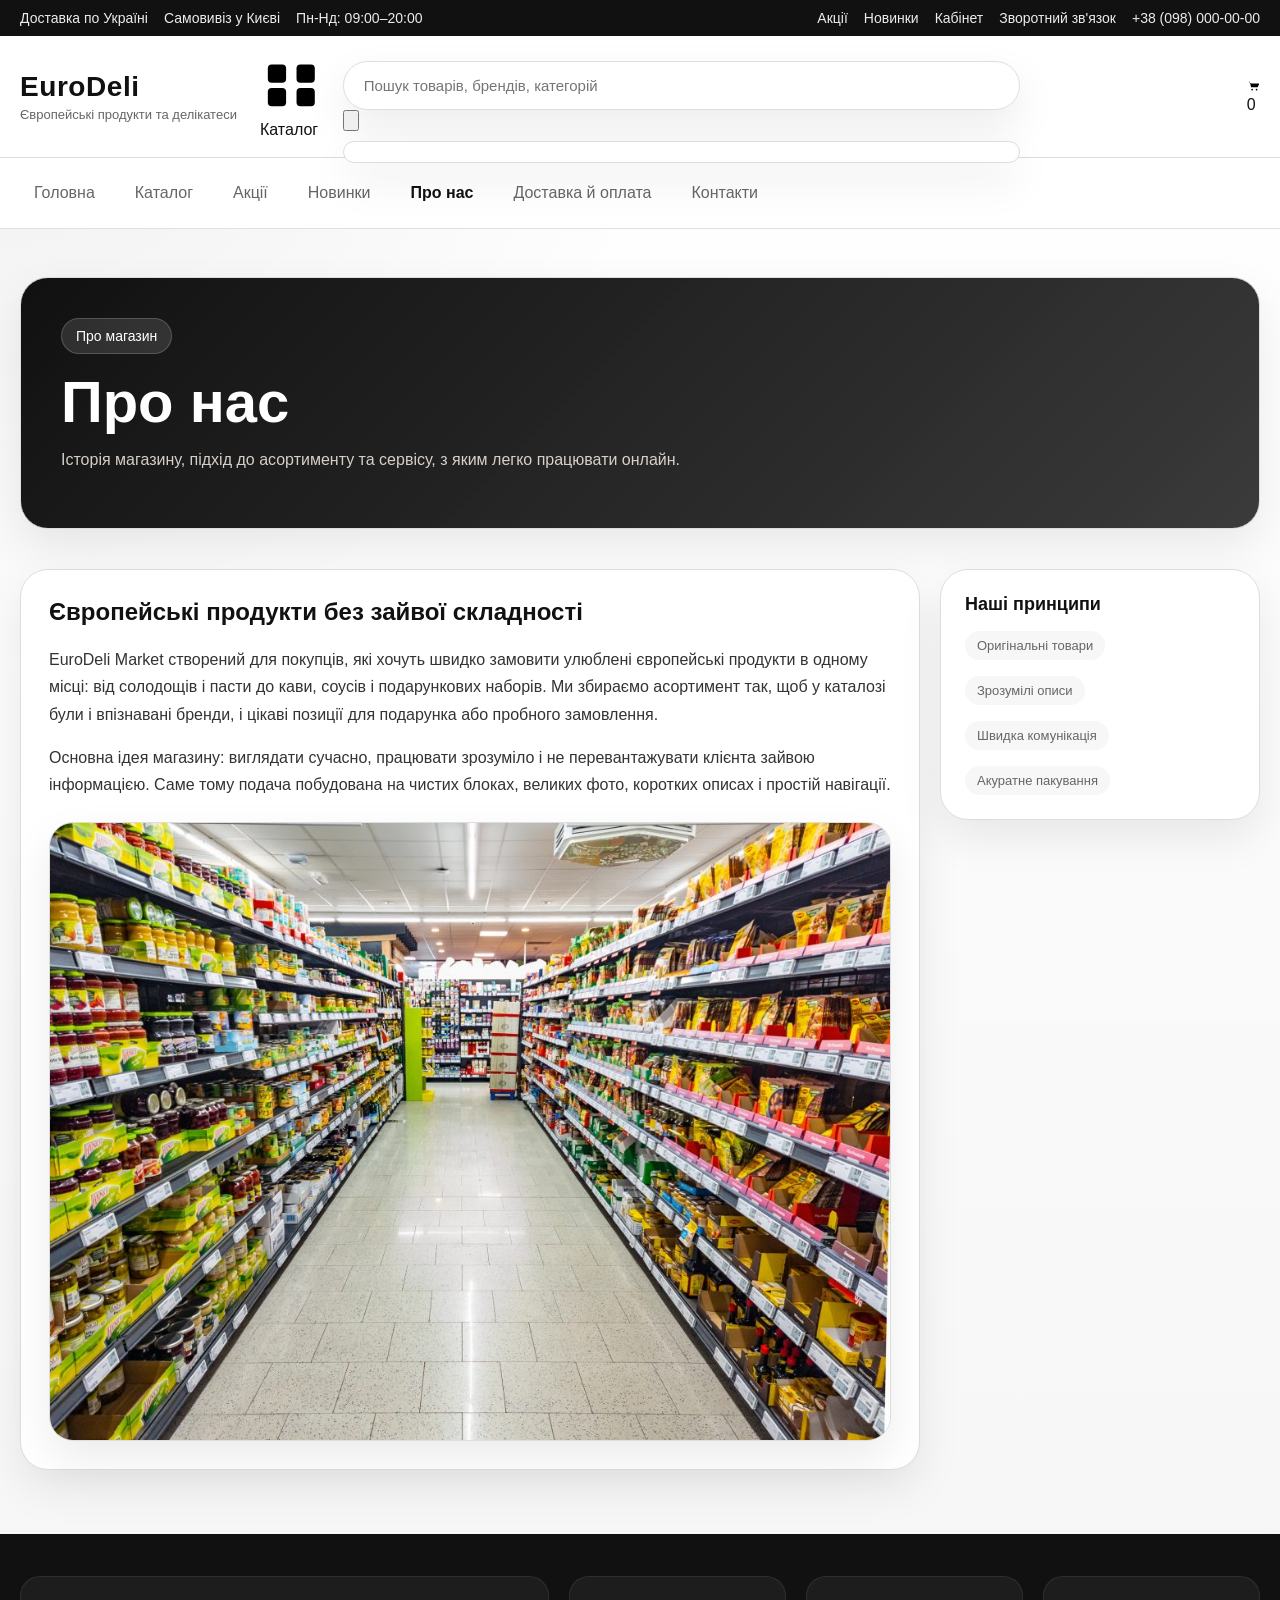
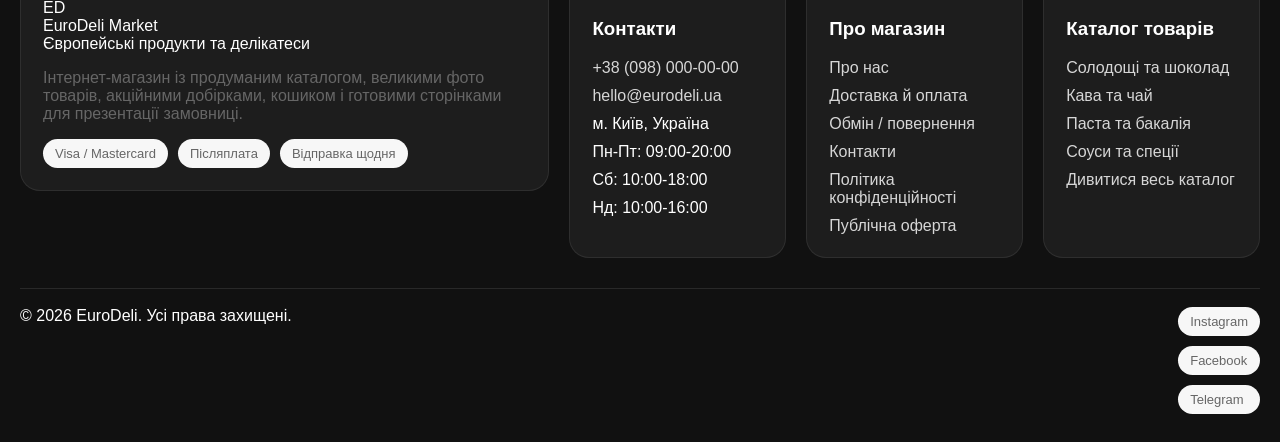
<file: about.html>
<!DOCTYPE html>
<html lang="uk">
<head>
  <meta charset="UTF-8">
  <meta name="viewport" content="width=device-width, initial-scale=1.0">
  <title>Про нас | EuroDeli</title>
  <link rel="stylesheet" href="styles.css">
</head>
<body>
  <div data-site-header></div>
  <main>
    <section class="page-hero">
      <div class="container">
        <div class="page-hero__card card">
          <span class="eyebrow">Про магазин</span>
          <h1>Про нас</h1>
          <p>Історія магазину, підхід до асортименту та сервісу, з яким легко працювати онлайн.</p>
        </div>
      </div>
    </section>
    <section class="container page">
      <div class="split__main">
        <div class="content-card card">
          <h2>Європейські продукти без зайвої складності</h2>
          <p>EuroDeli Market створений для покупців, які хочуть швидко замовити улюблені європейські продукти в одному місці: від солодощів і пасти до кави, соусів і подарункових наборів. Ми збираємо асортимент так, щоб у каталозі були і впізнавані бренди, і цікаві позиції для подарунка або пробного замовлення.</p>
          <p>Основна ідея магазину: виглядати сучасно, працювати зрозуміло і не перевантажувати клієнта зайвою інформацією. Саме тому подача побудована на чистих блоках, великих фото, коротких описах і простій навігації.</p>
          <div class="story-image" style="margin-top: 24px;">
            <img src="assets/images/aisle.jpg" alt="Полиці магазину з продуктами">
          </div>
        </div>
      </div>
      <aside class="split__side">
        <div class="sidebar-card">
          <h3>Наші принципи</h3>
          <div class="mini-list">
            <span class="pill">Оригінальні товари</span>
            <span class="pill">Зрозумілі описи</span>
            <span class="pill">Швидка комунікація</span>
            <span class="pill">Акуратне пакування</span>
          </div>
        </div>
      </aside>
    </section>
  </main>
  <div data-site-footer></div>
  <script src="script.js"></script>
</body>
</html>
</file>
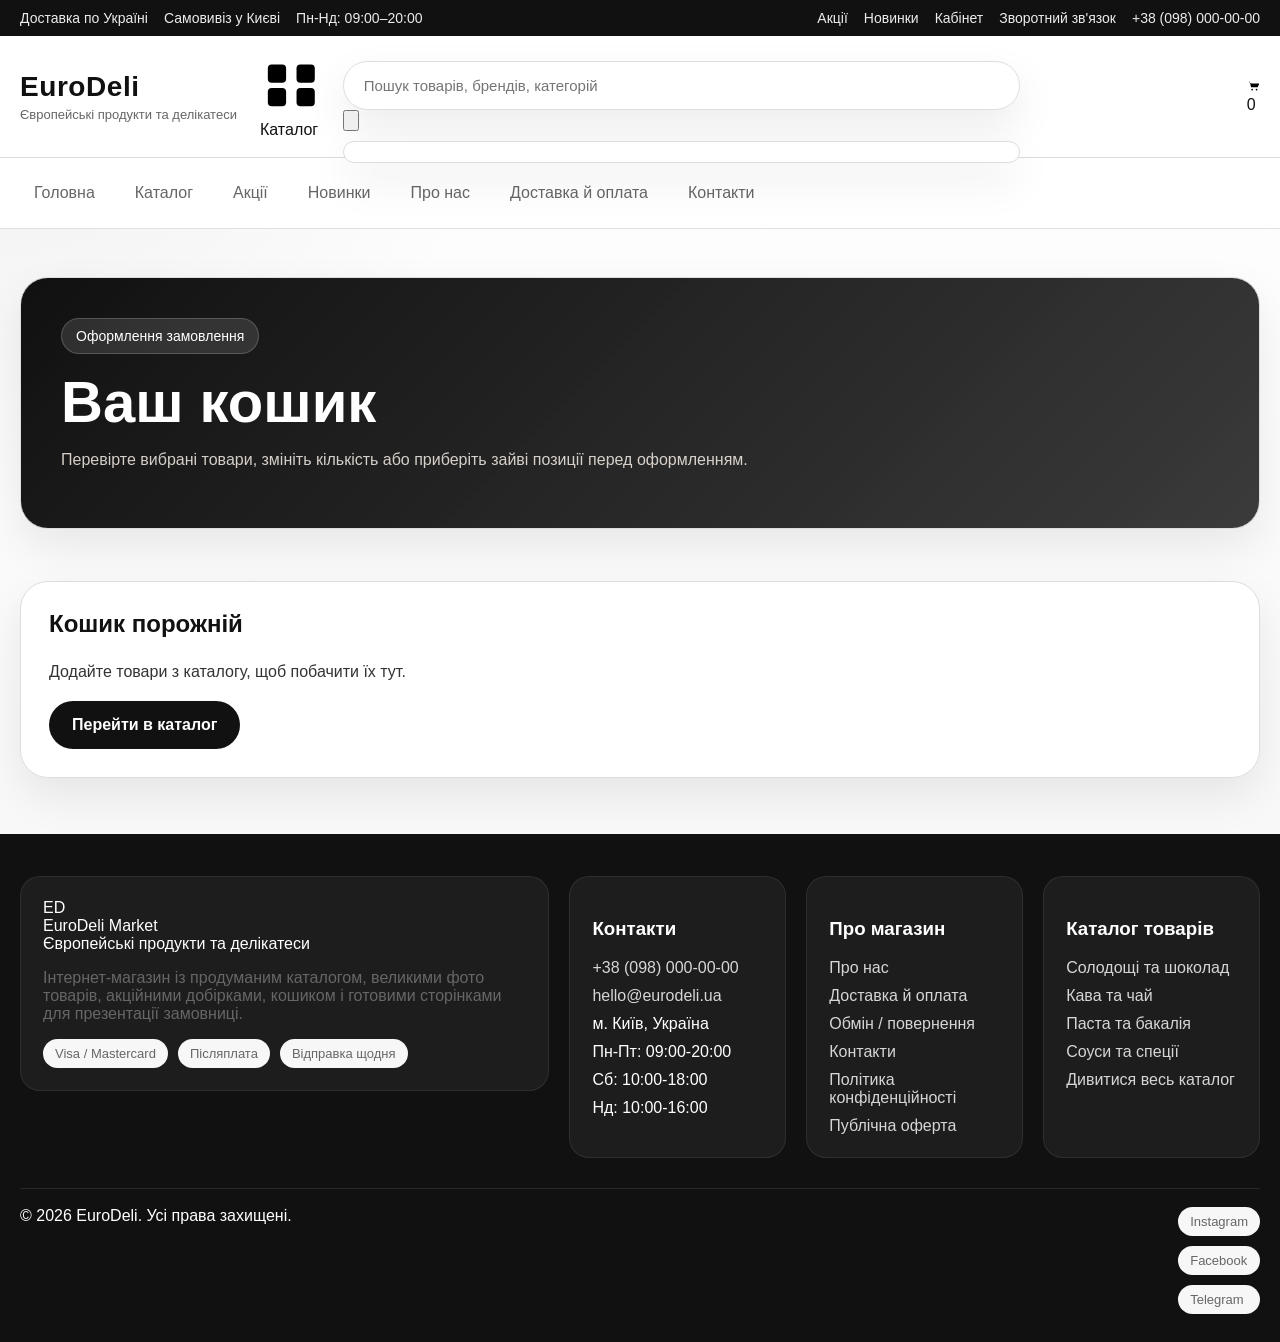
<file: cart.html>
<!DOCTYPE html>
<html lang="uk">
<head>
  <meta charset="UTF-8">
  <meta name="viewport" content="width=device-width, initial-scale=1.0">
  <title>Кошик | EuroDeli</title>
  <link rel="stylesheet" href="styles.css">
</head>
<body>
  <div data-site-header></div>
  <main>
    <section class="page-hero">
      <div class="container">
        <div class="page-hero__card card">
          <span class="eyebrow">Оформлення замовлення</span>
          <h1>Ваш кошик</h1>
          <p>Перевірте вибрані товари, змініть кількість або приберіть зайві позиції перед оформленням.</p>
        </div>
      </div>
    </section>
    <section class="section">
      <div class="container" data-cart-page></div>
    </section>
  </main>
  <div data-site-footer></div>
  <script src="script.js"></script>
</body>
</html>
</file>
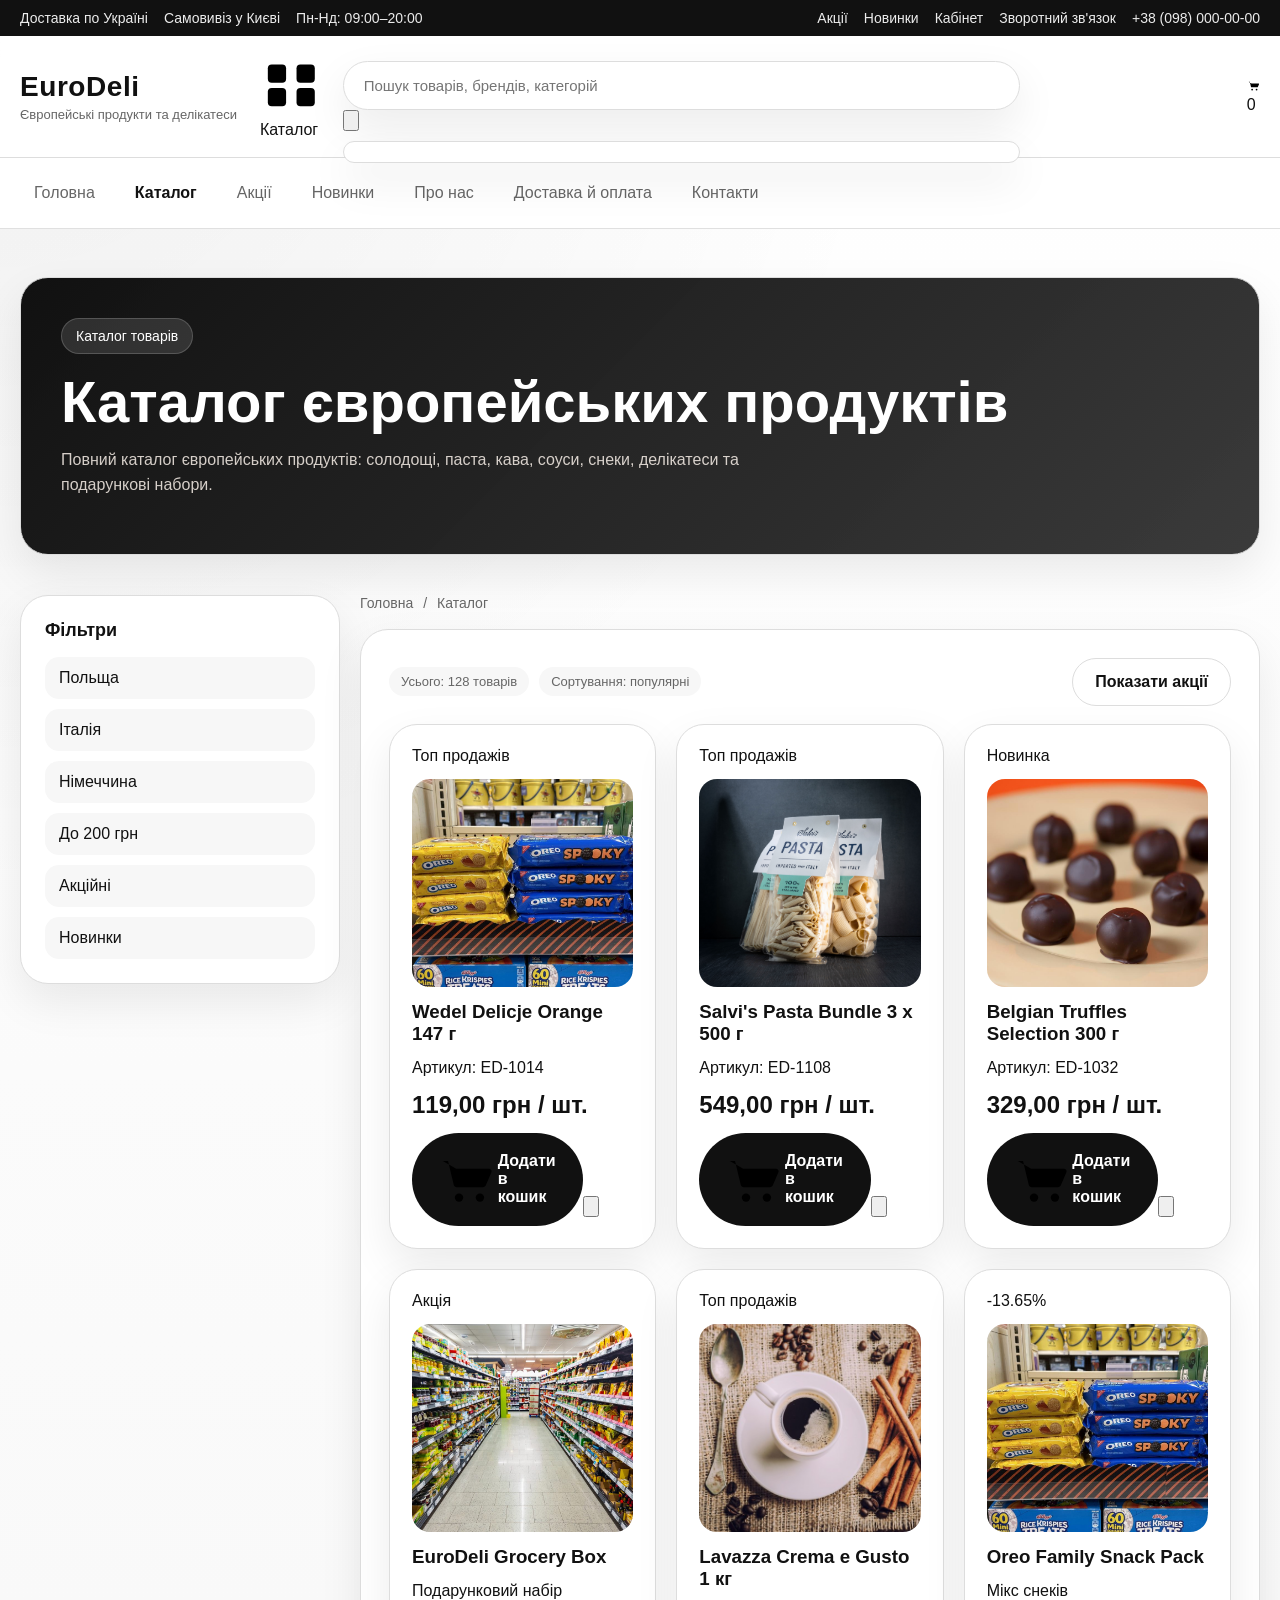
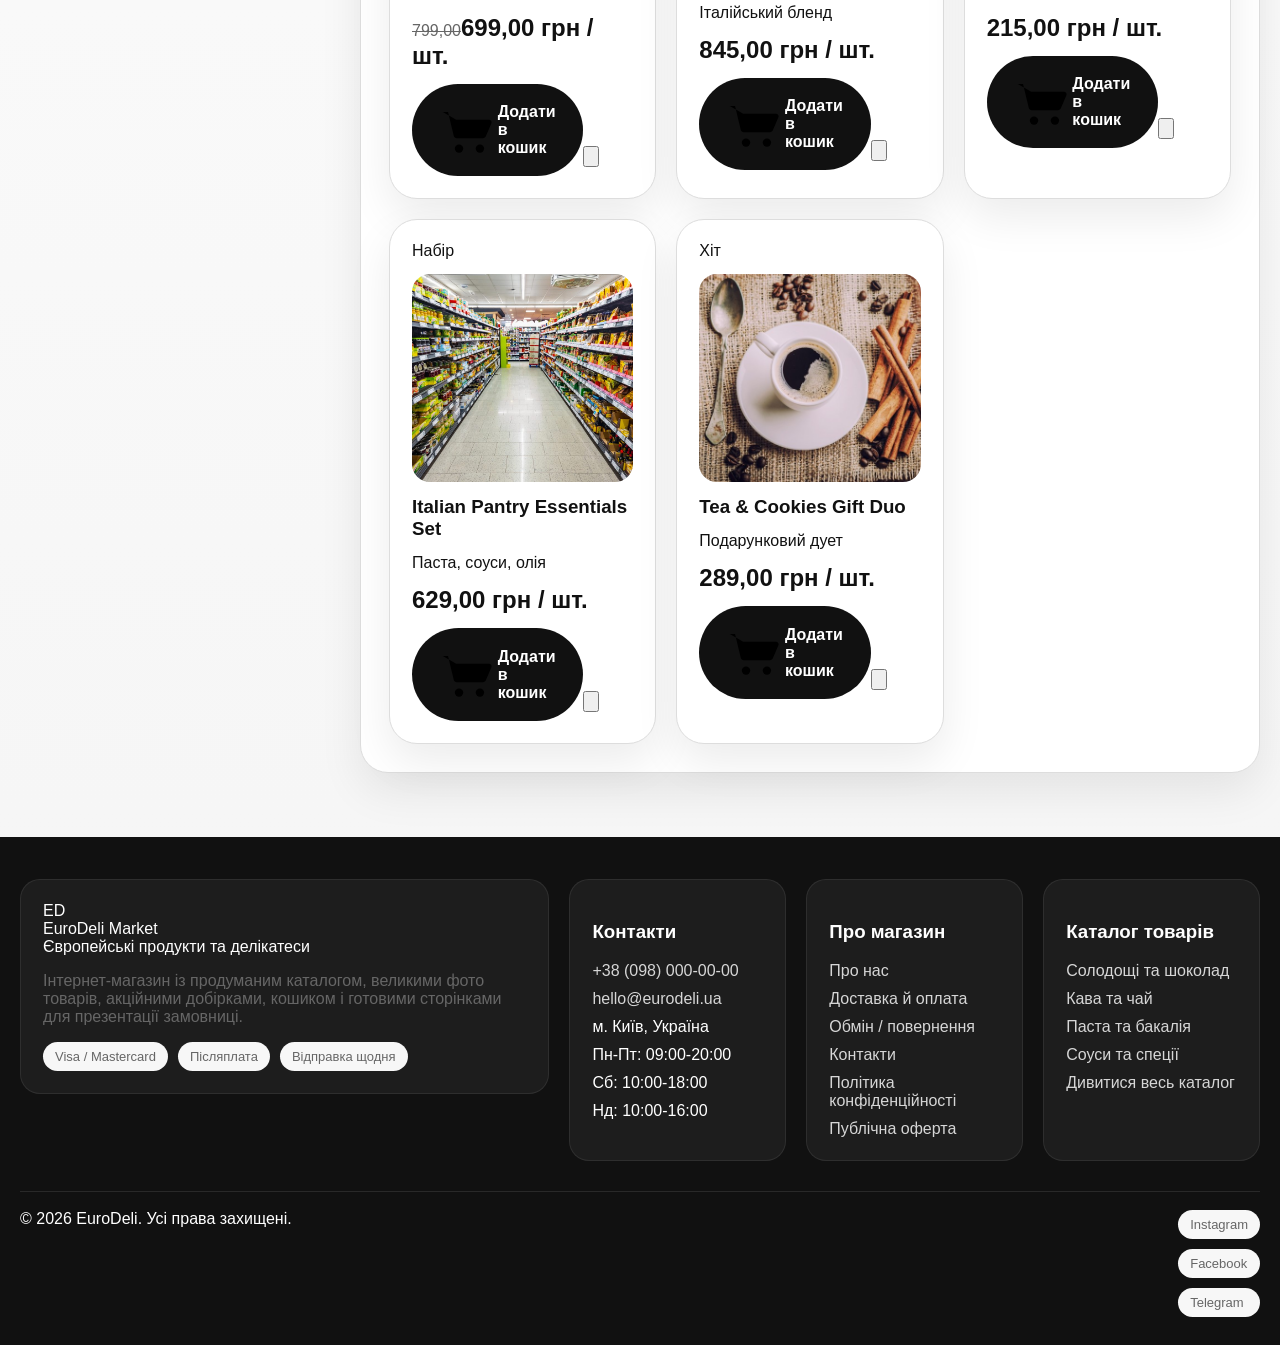
<file: catalog.html>
<!DOCTYPE html>
<html lang="uk">
<head>
  <meta charset="UTF-8">
  <meta name="viewport" content="width=device-width, initial-scale=1.0">
  <title>Каталог | EuroDeli</title>
  <link rel="stylesheet" href="styles.css">
</head>
<body>
  <div data-site-header></div>
  <main>
    <section class="page-hero">
      <div class="container">
        <div class="page-hero__card card">
          <span class="eyebrow">Каталог товарів</span>
          <h1>Каталог європейських продуктів</h1>
          <p>Повний каталог європейських продуктів: солодощі, паста, кава, соуси, снеки, делікатеси та подарункові набори.</p>
        </div>
      </div>
    </section>

    <section class="container page">
      <aside class="split__side">
        <div class="sidebar-card">
          <h3>Фільтри</h3>
          <div class="category-list">
            <a class="category-link" href="catalog.html?search=Польща">Польща</a>
            <a class="category-link" href="catalog.html?search=Італія">Італія</a>
            <a class="category-link" href="catalog.html?search=Німеччина">Німеччина</a>
            <a class="category-link" href="catalog.html?search=грн">До 200 грн</a>
            <a class="category-link" href="sale.html">Акційні</a>
            <a class="category-link" href="new.html">Новинки</a>
          </div>
        </div>
      </aside>
      <div class="split__main">
        <div class="breadcrumbs">
          <a href="index.html">Головна</a>
          <span>/</span>
          <span>Каталог</span>
        </div>
        <div class="content-card card">
          <div class="filter-bar">
            <div class="tag-row">
              <span class="nav-badge">Усього: 128 товарів</span>
              <span class="nav-badge">Сортування: популярні</span>
            </div>
            <a class="btn btn--outline" href="sale.html">Показати акції</a>
          </div>
          <div class="grid grid--products">
            <article class="product-card product-card--shelf"><div class="product-badges"><span class="product-badge product-badge--top">Топ продажів</span></div><div class="product-image"><img src="assets/images/product-cookies.jpg" alt="Польське печиво"></div><h3><a href="product.html">Wedel Delicje Orange 147 г</a></h3><div class="product-card__sku">Артикул: ED-1014</div><div class="product-card__price"><span class="price price--accent">119,00 <span class="product-card__unit">грн / шт.</span></span></div><div class="product-card__actions"><a class="btn btn--brand" href="product.html">В кошик</a><button class="product-card__wish" type="button" aria-label="В обране">♡</button></div></article>
            <article class="product-card product-card--shelf"><div class="product-badges"><span class="product-badge product-badge--top">Топ продажів</span></div><div class="product-image"><img src="assets/images/product-pasta-good.jpg" alt="Італійська паста"></div><h3><a href="product.html">Salvi's Pasta Bundle 3 х 500 г</a></h3><div class="product-card__sku">Артикул: ED-1108</div><div class="product-card__price"><span class="price">549,00 <span class="product-card__unit">грн / шт.</span></span></div><div class="product-card__actions"><a class="btn btn--brand" href="product.html">В кошик</a><button class="product-card__wish" type="button" aria-label="В обране">♡</button></div></article>
            <article class="product-card product-card--shelf"><div class="product-badges"><span class="product-badge product-badge--new">Новинка</span></div><div class="product-image"><img src="assets/images/product-chocolate.jpg" alt="Шоколадні цукерки"></div><h3><a href="product.html">Belgian Truffles Selection 300 г</a></h3><div class="product-card__sku">Артикул: ED-1032</div><div class="product-card__price"><span class="price">329,00 <span class="product-card__unit">грн / шт.</span></span></div><div class="product-card__actions"><a class="btn btn--brand" href="product.html">В кошик</a><button class="product-card__wish" type="button" aria-label="В обране">♡</button></div></article>
            <article class="product-card product-card--shelf"><div class="product-badges"><span class="product-badge product-badge--sale">Акція</span></div><div class="product-image"><img src="assets/images/aisle.jpg" alt="Європейські продукти"></div><h3><a href="product.html">EuroDeli Grocery Box</a></h3><div class="product-card__sku">Подарунковий набір</div><div class="product-card__price"><span class="old-price">799,00</span><span class="price price--accent">699,00 <span class="product-card__unit">грн / шт.</span></span></div><div class="product-card__actions"><a class="btn btn--brand" href="product.html">В кошик</a><button class="product-card__wish" type="button" aria-label="В обране">♡</button></div></article>
            <article class="product-card product-card--shelf"><div class="product-badges"><span class="product-badge product-badge--top">Топ продажів</span></div><div class="product-image"><img src="assets/images/product-coffee-good.jpg" alt="Кава"></div><h3><a href="product.html">Lavazza Crema e Gusto 1 кг</a></h3><div class="product-card__sku">Італійський бленд</div><div class="product-card__price"><span class="price">845,00 <span class="product-card__unit">грн / шт.</span></span></div><div class="product-card__actions"><a class="btn btn--brand" href="product.html">В кошик</a><button class="product-card__wish" type="button" aria-label="В обране">♡</button></div></article>
            <article class="product-card product-card--shelf"><div class="product-badges"><span class="product-badge product-badge--sale">-13.65%</span></div><div class="product-image"><img src="assets/images/product-cookies.jpg" alt="Снеки"></div><h3><a href="product.html">Oreo Family Snack Pack</a></h3><div class="product-card__sku">Мікс снеків</div><div class="product-card__price"><span class="price price--accent">215,00 <span class="product-card__unit">грн / шт.</span></span></div><div class="product-card__actions"><a class="btn btn--brand" href="product.html">В кошик</a><button class="product-card__wish" type="button" aria-label="В обране">♡</button></div></article>
            <article class="product-card product-card--shelf"><div class="product-badges"><span class="product-badge product-badge--top">Набір</span></div><div class="product-image"><img src="assets/images/aisle.jpg" alt="Соуси та бакалія"></div><h3><a href="product.html">Italian Pantry Essentials Set</a></h3><div class="product-card__sku">Паста, соуси, олія</div><div class="product-card__price"><span class="price">629,00 <span class="product-card__unit">грн / шт.</span></span></div><div class="product-card__actions"><a class="btn btn--brand" href="product.html">В кошик</a><button class="product-card__wish" type="button" aria-label="В обране">♡</button></div></article>
            <article class="product-card product-card--shelf"><div class="product-badges"><span class="product-badge product-badge--top">Хіт</span></div><div class="product-image"><img src="assets/images/product-coffee-good.jpg" alt="Чай та десерти"></div><h3><a href="product.html">Tea & Cookies Gift Duo</a></h3><div class="product-card__sku">Подарунковий дует</div><div class="product-card__price"><span class="price">289,00 <span class="product-card__unit">грн / шт.</span></span></div><div class="product-card__actions"><a class="btn btn--brand" href="product.html">В кошик</a><button class="product-card__wish" type="button" aria-label="В обране">♡</button></div></article>
          </div>
        </div>
      </div>
    </section>
  </main>
  <div data-site-footer></div>
  <script src="script.js"></script>
</body>
</html>
</file>
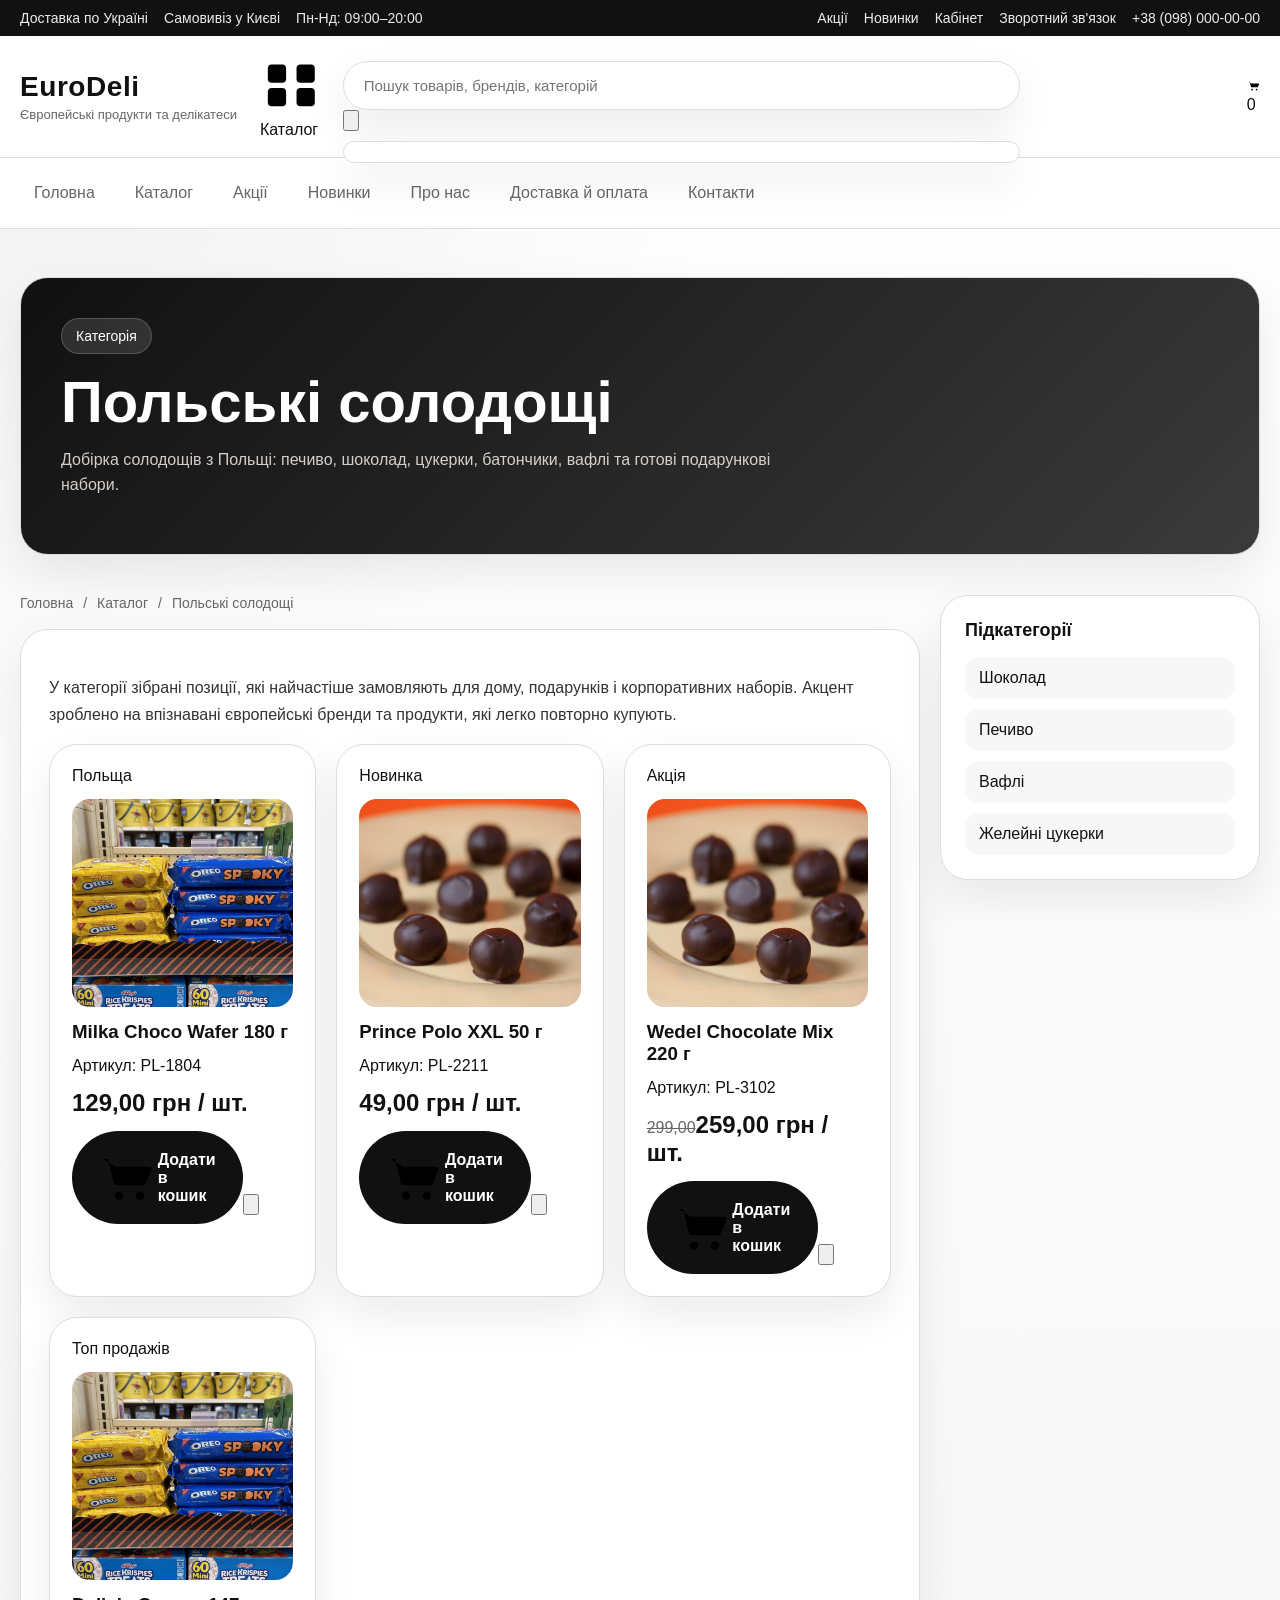
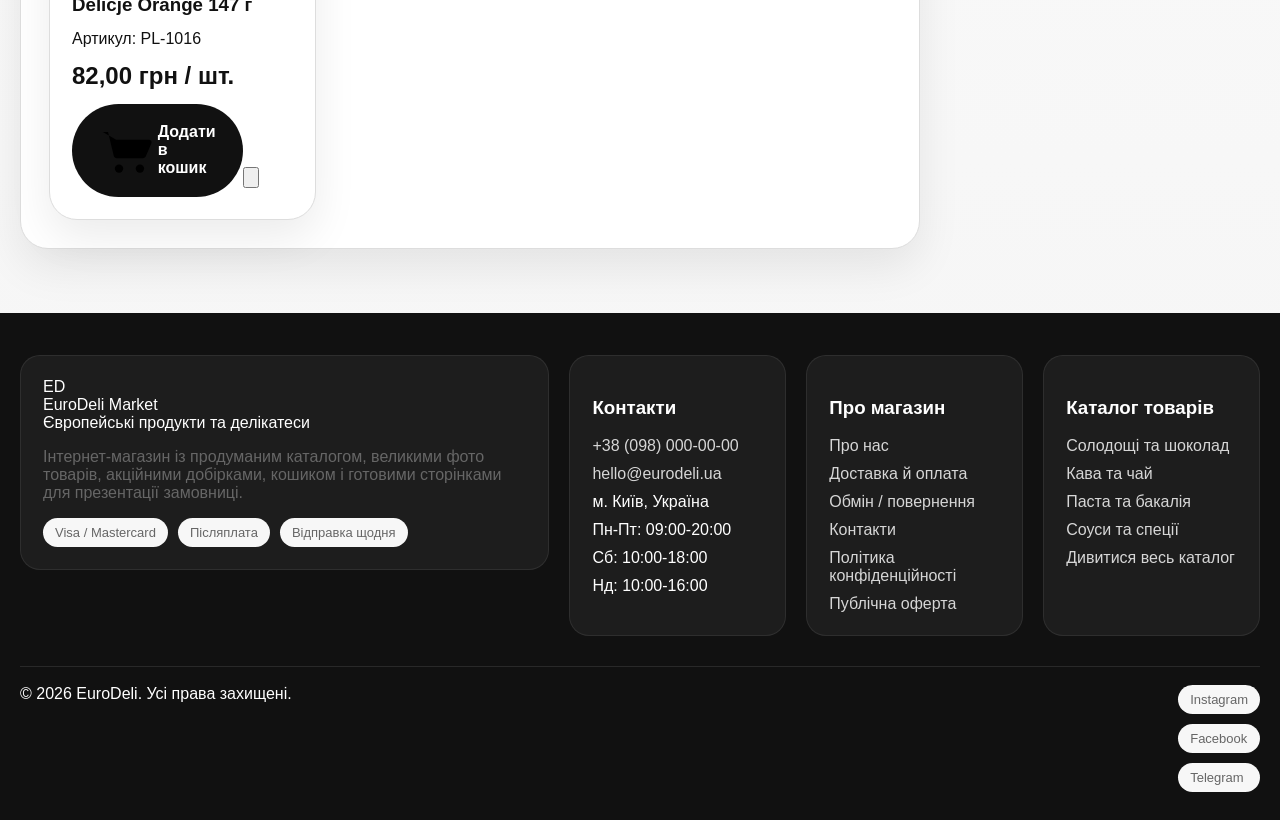
<file: category.html>
<!DOCTYPE html>
<html lang="uk">
<head>
  <meta charset="UTF-8">
  <meta name="viewport" content="width=device-width, initial-scale=1.0">
  <title>Категорія товарів | EuroDeli</title>
  <link rel="stylesheet" href="styles.css">
</head>
<body>
  <div data-site-header></div>
  <main>
    <section class="page-hero">
      <div class="container">
        <div class="page-hero__card card">
          <span class="eyebrow">Категорія</span>
          <h1>Польські солодощі</h1>
          <p>Добірка солодощів з Польщі: печиво, шоколад, цукерки, батончики, вафлі та готові подарункові набори.</p>
        </div>
      </div>
    </section>
    <section class="container page">
      <div class="split__main">
        <div class="breadcrumbs">
          <a href="index.html">Головна</a>
          <span>/</span>
          <a href="catalog.html">Каталог</a>
          <span>/</span>
          <span>Польські солодощі</span>
        </div>
        <div class="content-card card">
          <p>У категорії зібрані позиції, які найчастіше замовляють для дому, подарунків і корпоративних наборів. Акцент зроблено на впізнавані європейські бренди та продукти, які легко повторно купують.</p>
          <div class="grid grid--products">
            <article class="product-card product-card--shelf"><div class="product-badges"><span class="product-badge product-badge--top">Польща</span></div><div class="product-image"><img src="assets/images/product-cookies.jpg" alt="Milka"></div><h3><a href="product.html">Milka Choco Wafer 180 г</a></h3><div class="product-card__sku">Артикул: PL-1804</div><div class="product-card__price"><span class="price">129,00 <span class="product-card__unit">грн / шт.</span></span></div><div class="product-card__actions"><a class="btn btn--brand" href="product.html">В кошик</a><button class="product-card__wish" type="button" aria-label="В обране">♡</button></div></article>
            <article class="product-card product-card--shelf"><div class="product-badges"><span class="product-badge product-badge--new">Новинка</span></div><div class="product-image"><img src="assets/images/product-chocolate.jpg" alt="Prince Polo"></div><h3><a href="product.html">Prince Polo XXL 50 г</a></h3><div class="product-card__sku">Артикул: PL-2211</div><div class="product-card__price"><span class="price">49,00 <span class="product-card__unit">грн / шт.</span></span></div><div class="product-card__actions"><a class="btn btn--brand" href="product.html">В кошик</a><button class="product-card__wish" type="button" aria-label="В обране">♡</button></div></article>
            <article class="product-card product-card--shelf"><div class="product-badges"><span class="product-badge product-badge--sale">Акція</span></div><div class="product-image"><img src="assets/images/product-chocolate.jpg" alt="Wedel"></div><h3><a href="product.html">Wedel Chocolate Mix 220 г</a></h3><div class="product-card__sku">Артикул: PL-3102</div><div class="product-card__price"><span class="old-price">299,00</span><span class="price price--accent">259,00 <span class="product-card__unit">грн / шт.</span></span></div><div class="product-card__actions"><a class="btn btn--brand" href="product.html">В кошик</a><button class="product-card__wish" type="button" aria-label="В обране">♡</button></div></article>
            <article class="product-card product-card--shelf"><div class="product-badges"><span class="product-badge product-badge--top">Топ продажів</span></div><div class="product-image"><img src="assets/images/product-cookies.jpg" alt="Delicje"></div><h3><a href="product.html">Delicje Orange 147 г</a></h3><div class="product-card__sku">Артикул: PL-1016</div><div class="product-card__price"><span class="price">82,00 <span class="product-card__unit">грн / шт.</span></span></div><div class="product-card__actions"><a class="btn btn--brand" href="product.html">В кошик</a><button class="product-card__wish" type="button" aria-label="В обране">♡</button></div></article>
          </div>
        </div>
      </div>
      <aside class="split__side">
        <div class="sidebar-card">
          <h3>Підкатегорії</h3>
          <div class="category-list">
            <a class="category-link" href="category.html">Шоколад</a>
            <a class="category-link" href="category.html">Печиво</a>
            <a class="category-link" href="category.html">Вафлі</a>
            <a class="category-link" href="category.html">Желейні цукерки</a>
          </div>
        </div>
      </aside>
    </section>
  </main>
  <div data-site-footer></div>
  <script src="script.js"></script>
</body>
</html>
</file>
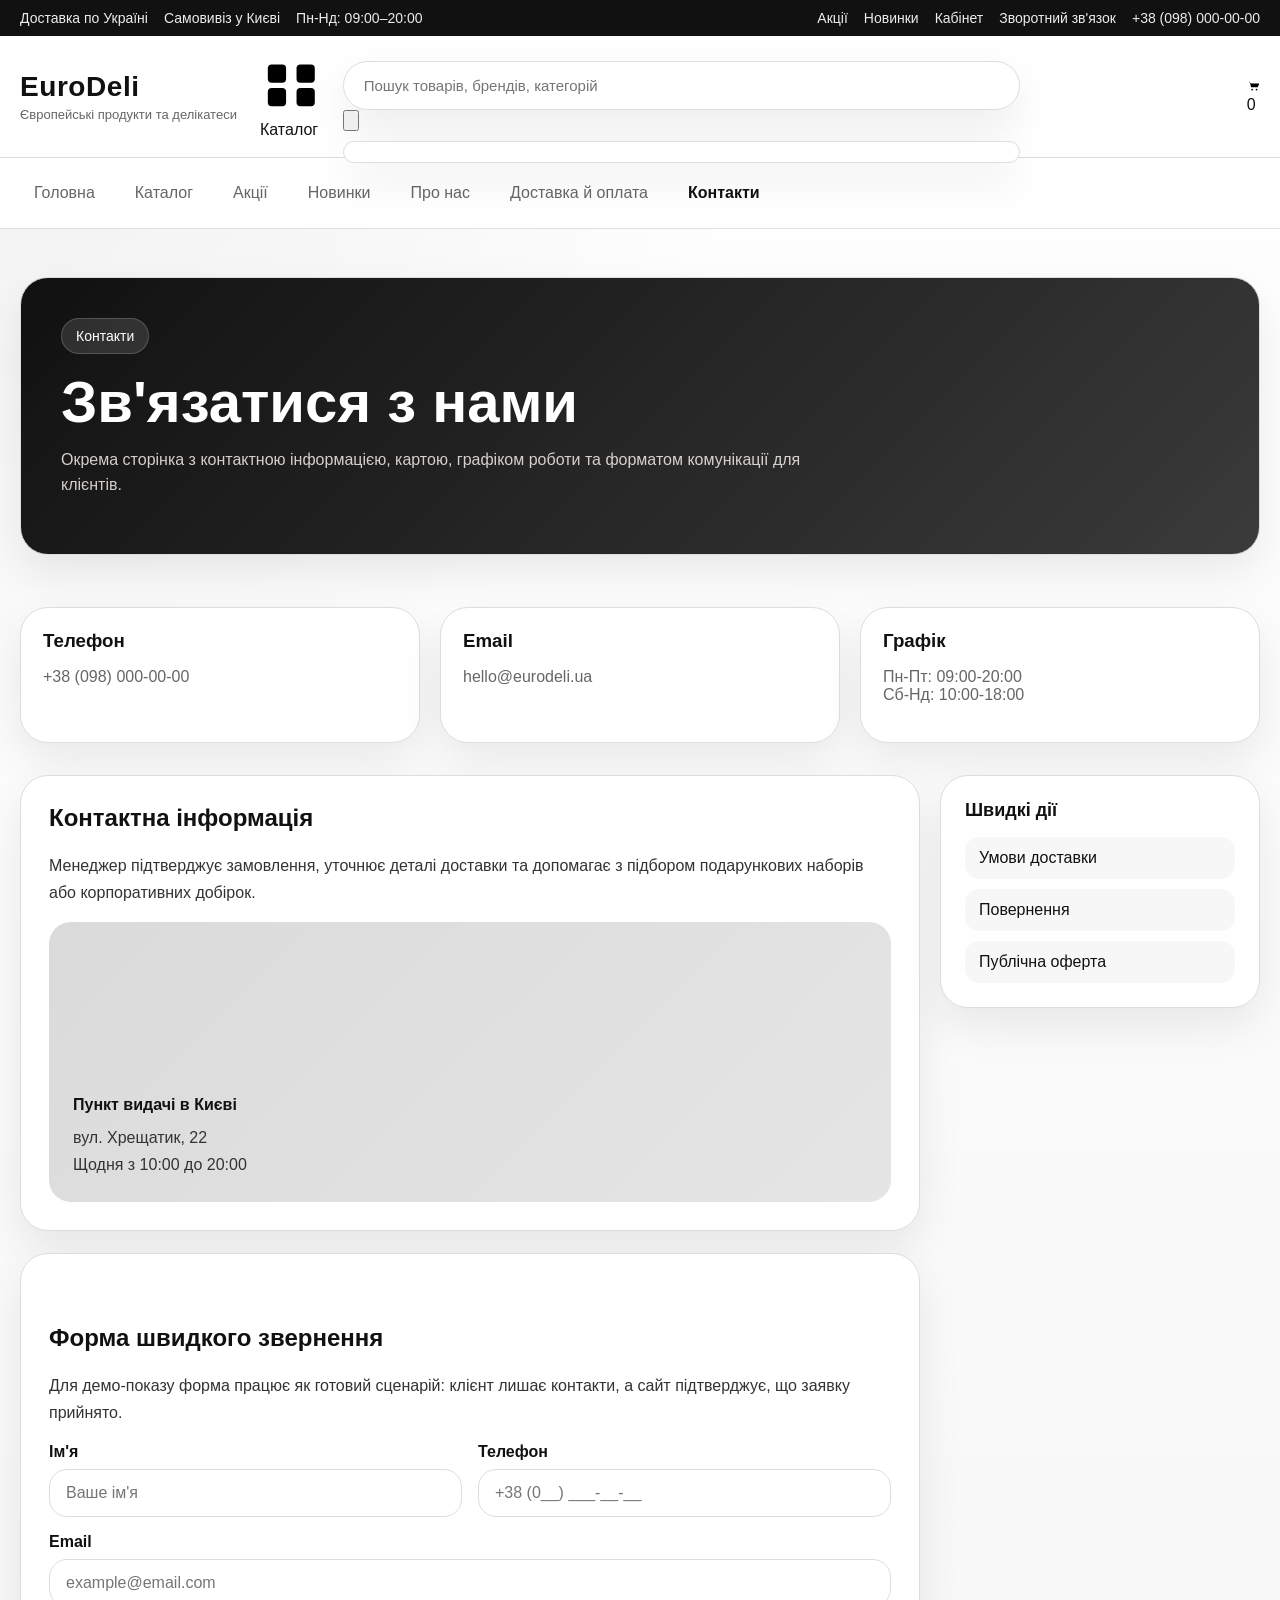
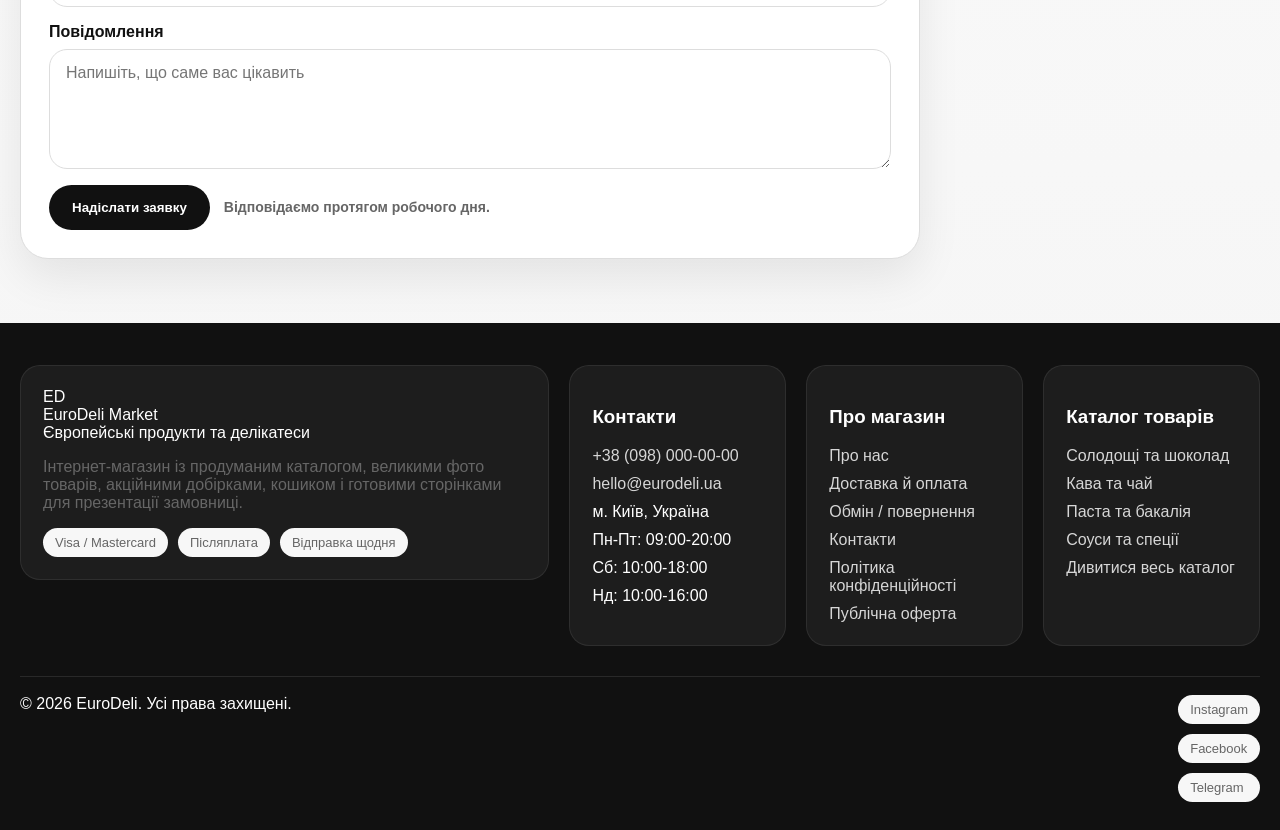
<file: contacts.html>
<!DOCTYPE html>
<html lang="uk">
<head>
  <meta charset="UTF-8">
  <meta name="viewport" content="width=device-width, initial-scale=1.0">
  <title>Контакти | EuroDeli</title>
  <link rel="stylesheet" href="styles.css">
</head>
<body>
  <div data-site-header></div>
  <main>
    <section class="page-hero">
      <div class="container">
        <div class="page-hero__card card">
          <span class="eyebrow">Контакти</span>
          <h1>Зв'язатися з нами</h1>
          <p>Окрема сторінка з контактною інформацією, картою, графіком роботи та форматом комунікації для клієнтів.</p>
        </div>
      </div>
    </section>
    <section class="section">
      <div class="container">
        <div class="grid grid--contacts">
          <article class="contact-card">
            <h3>Телефон</h3>
            <p><a href="tel:+380980000000">+38 (098) 000-00-00</a></p>
          </article>
          <article class="contact-card">
            <h3>Email</h3>
            <p><a href="mailto:hello@eurodeli.ua">hello@eurodeli.ua</a></p>
          </article>
          <article class="contact-card">
            <h3>Графік</h3>
            <p>Пн-Пт: 09:00-20:00<br>Сб-Нд: 10:00-18:00</p>
          </article>
        </div>
      </div>
    </section>
    <section class="container page">
      <div class="split__main">
        <div class="content-card card">
          <h2>Контактна інформація</h2>
          <p>Менеджер підтверджує замовлення, уточнює деталі доставки та допомагає з підбором подарункових наборів або корпоративних добірок.</p>
          <div class="map-placeholder">
            <div>
              <strong>Пункт видачі в Києві</strong>
              <p style="margin: 10px 0 0;">вул. Хрещатик, 22<br>Щодня з 10:00 до 20:00</p>
            </div>
          </div>
        </div>
        <div class="content-card card" style="margin-top: 22px;">
          <span class="eyebrow" data-contact-context hidden></span>
          <h2>Форма швидкого звернення</h2>
          <p>Для демо-показу форма працює як готовий сценарій: клієнт лишає контакти, а сайт підтверджує, що заявку прийнято.</p>
          <form class="site-form" data-contact-form>
            <input type="hidden" name="topic" value="">
            <div class="form-grid">
              <label>
                <span>Ім'я</span>
                <input type="text" name="name" placeholder="Ваше ім'я" required>
              </label>
              <label>
                <span>Телефон</span>
                <input type="tel" name="phone" placeholder="+38 (0__) ___-__-__" required>
              </label>
            </div>
            <label>
              <span>Email</span>
              <input type="email" name="email" placeholder="example@email.com">
            </label>
            <label>
              <span>Повідомлення</span>
              <textarea name="message" rows="5" placeholder="Напишіть, що саме вас цікавить"></textarea>
            </label>
            <div class="form-actions">
              <button class="btn btn--brand" type="submit">Надіслати заявку</button>
              <span class="form-note">Відповідаємо протягом робочого дня.</span>
            </div>
          </form>
        </div>
      </div>
      <aside class="split__side">
        <div class="sidebar-card">
          <h3>Швидкі дії</h3>
          <div class="category-list">
            <a class="category-link" href="shipping.html">Умови доставки</a>
            <a class="category-link" href="returns.html">Повернення</a>
            <a class="category-link" href="offer.html">Публічна оферта</a>
          </div>
        </div>
      </aside>
    </section>
  </main>
  <div data-site-footer></div>
  <script src="script.js"></script>
</body>
</html>
</file>
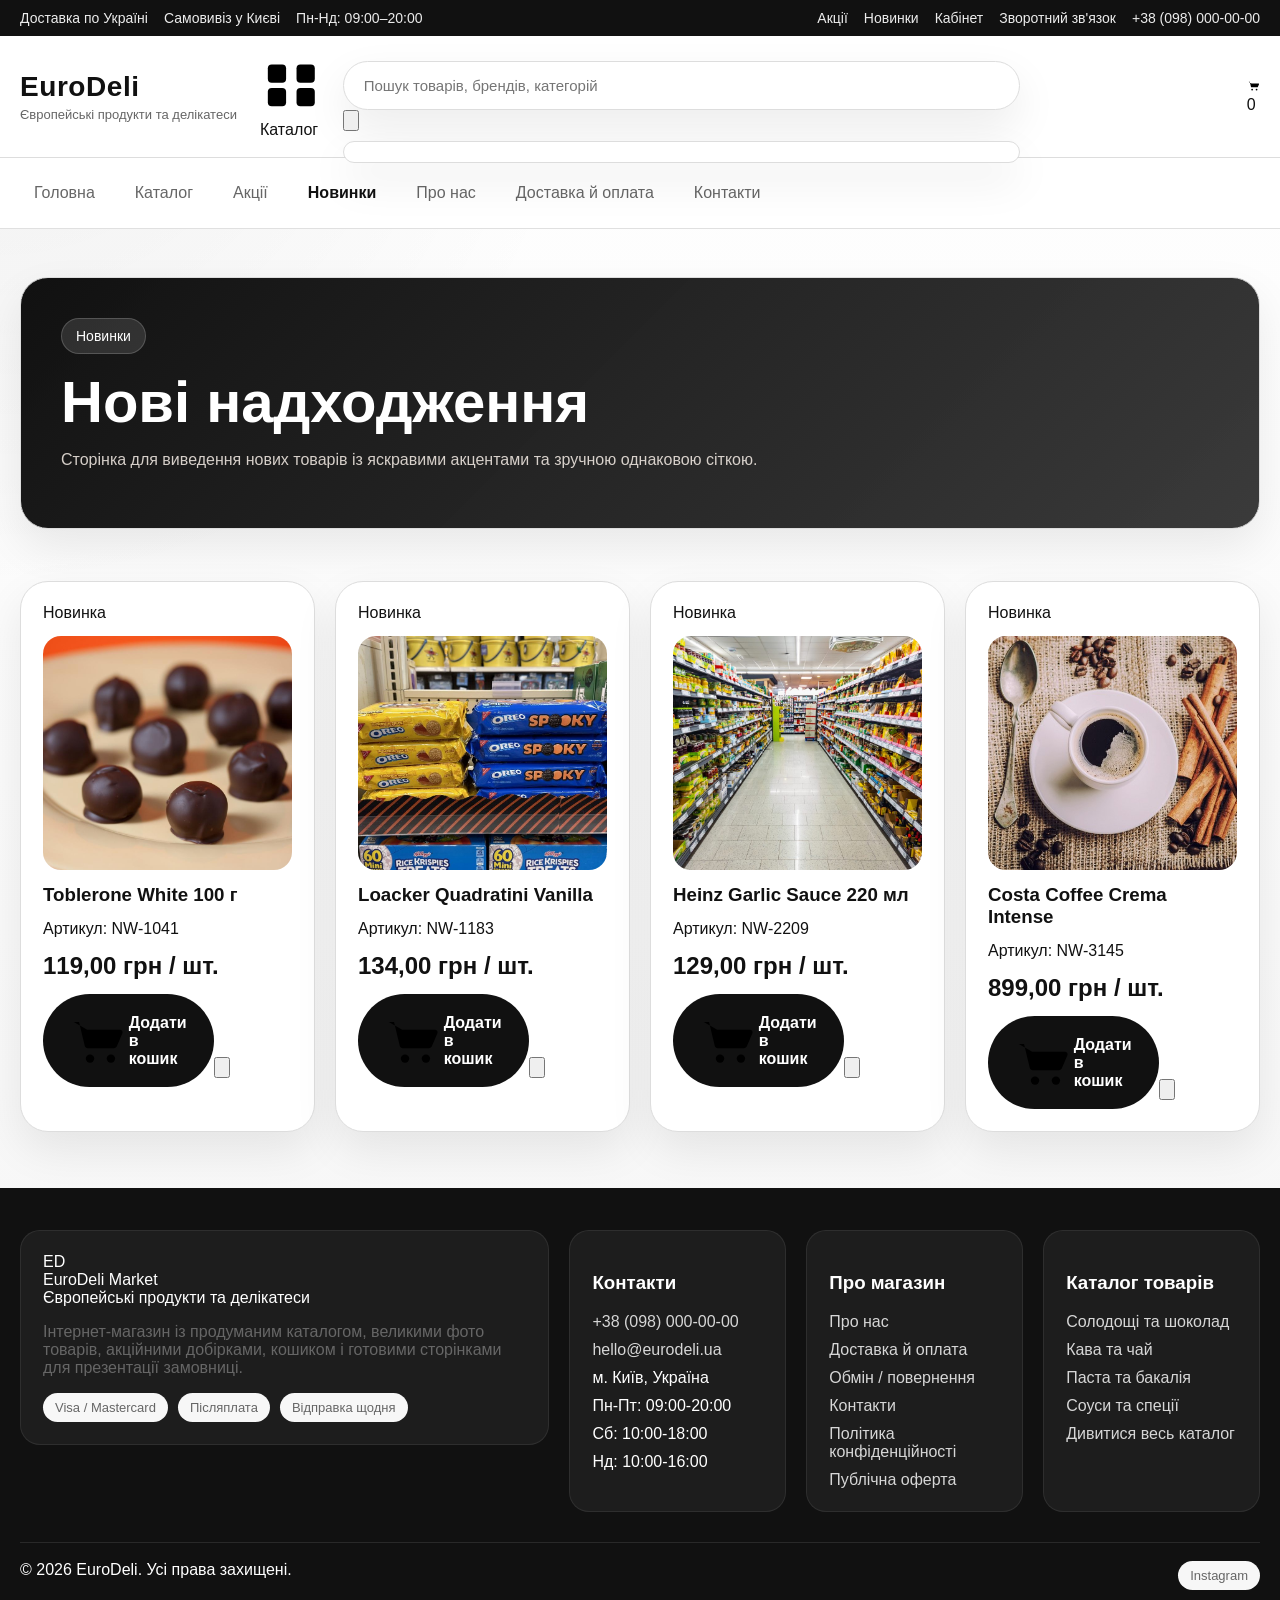
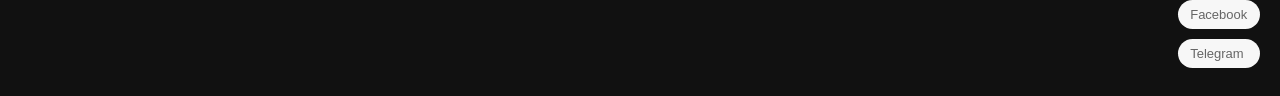
<file: new.html>
<!DOCTYPE html>
<html lang="uk">
<head>
  <meta charset="UTF-8">
  <meta name="viewport" content="width=device-width, initial-scale=1.0">
  <title>Новинки | EuroDeli</title>
  <link rel="stylesheet" href="styles.css">
</head>
<body>
  <div data-site-header></div>
  <main>
    <section class="page-hero">
      <div class="container">
        <div class="page-hero__card card">
          <span class="eyebrow">Новинки</span>
          <h1>Нові надходження</h1>
          <p>Сторінка для виведення нових товарів із яскравими акцентами та зручною однаковою сіткою.</p>
        </div>
      </div>
    </section>
    <section class="section">
      <div class="container">
        <div class="grid grid--products">
          <article class="product-card product-card--shelf"><div class="product-badges"><span class="product-badge product-badge--new">Новинка</span></div><div class="product-image"><img src="assets/images/product-chocolate.jpg" alt="Toblerone"></div><h3><a href="product.html">Toblerone White 100 г</a></h3><div class="product-card__sku">Артикул: NW-1041</div><div class="product-card__price"><span class="price">119,00 <span class="product-card__unit">грн / шт.</span></span></div><div class="product-card__actions"><a class="btn btn--brand" href="product.html">В кошик</a><button class="product-card__wish" type="button" aria-label="В обране">♡</button></div></article>
          <article class="product-card product-card--shelf"><div class="product-badges"><span class="product-badge product-badge--new">Новинка</span></div><div class="product-image"><img src="assets/images/product-cookies.jpg" alt="Loacker"></div><h3><a href="product.html">Loacker Quadratini Vanilla</a></h3><div class="product-card__sku">Артикул: NW-1183</div><div class="product-card__price"><span class="price">134,00 <span class="product-card__unit">грн / шт.</span></span></div><div class="product-card__actions"><a class="btn btn--brand" href="product.html">В кошик</a><button class="product-card__wish" type="button" aria-label="В обране">♡</button></div></article>
          <article class="product-card product-card--shelf"><div class="product-badges"><span class="product-badge product-badge--new">Новинка</span></div><div class="product-image"><img src="assets/images/aisle.jpg" alt="Соус Heinz"></div><h3><a href="product.html">Heinz Garlic Sauce 220 мл</a></h3><div class="product-card__sku">Артикул: NW-2209</div><div class="product-card__price"><span class="price">129,00 <span class="product-card__unit">грн / шт.</span></span></div><div class="product-card__actions"><a class="btn btn--brand" href="product.html">В кошик</a><button class="product-card__wish" type="button" aria-label="В обране">♡</button></div></article>
          <article class="product-card product-card--shelf"><div class="product-badges"><span class="product-badge product-badge--new">Новинка</span></div><div class="product-image"><img src="assets/images/product-coffee-good.jpg" alt="Costa Coffee"></div><h3><a href="product.html">Costa Coffee Crema Intense</a></h3><div class="product-card__sku">Артикул: NW-3145</div><div class="product-card__price"><span class="price">899,00 <span class="product-card__unit">грн / шт.</span></span></div><div class="product-card__actions"><a class="btn btn--brand" href="product.html">В кошик</a><button class="product-card__wish" type="button" aria-label="В обране">♡</button></div></article>
        </div>
      </div>
    </section>
  </main>
  <div data-site-footer></div>
  <script src="script.js"></script>
</body>
</html>
</file>
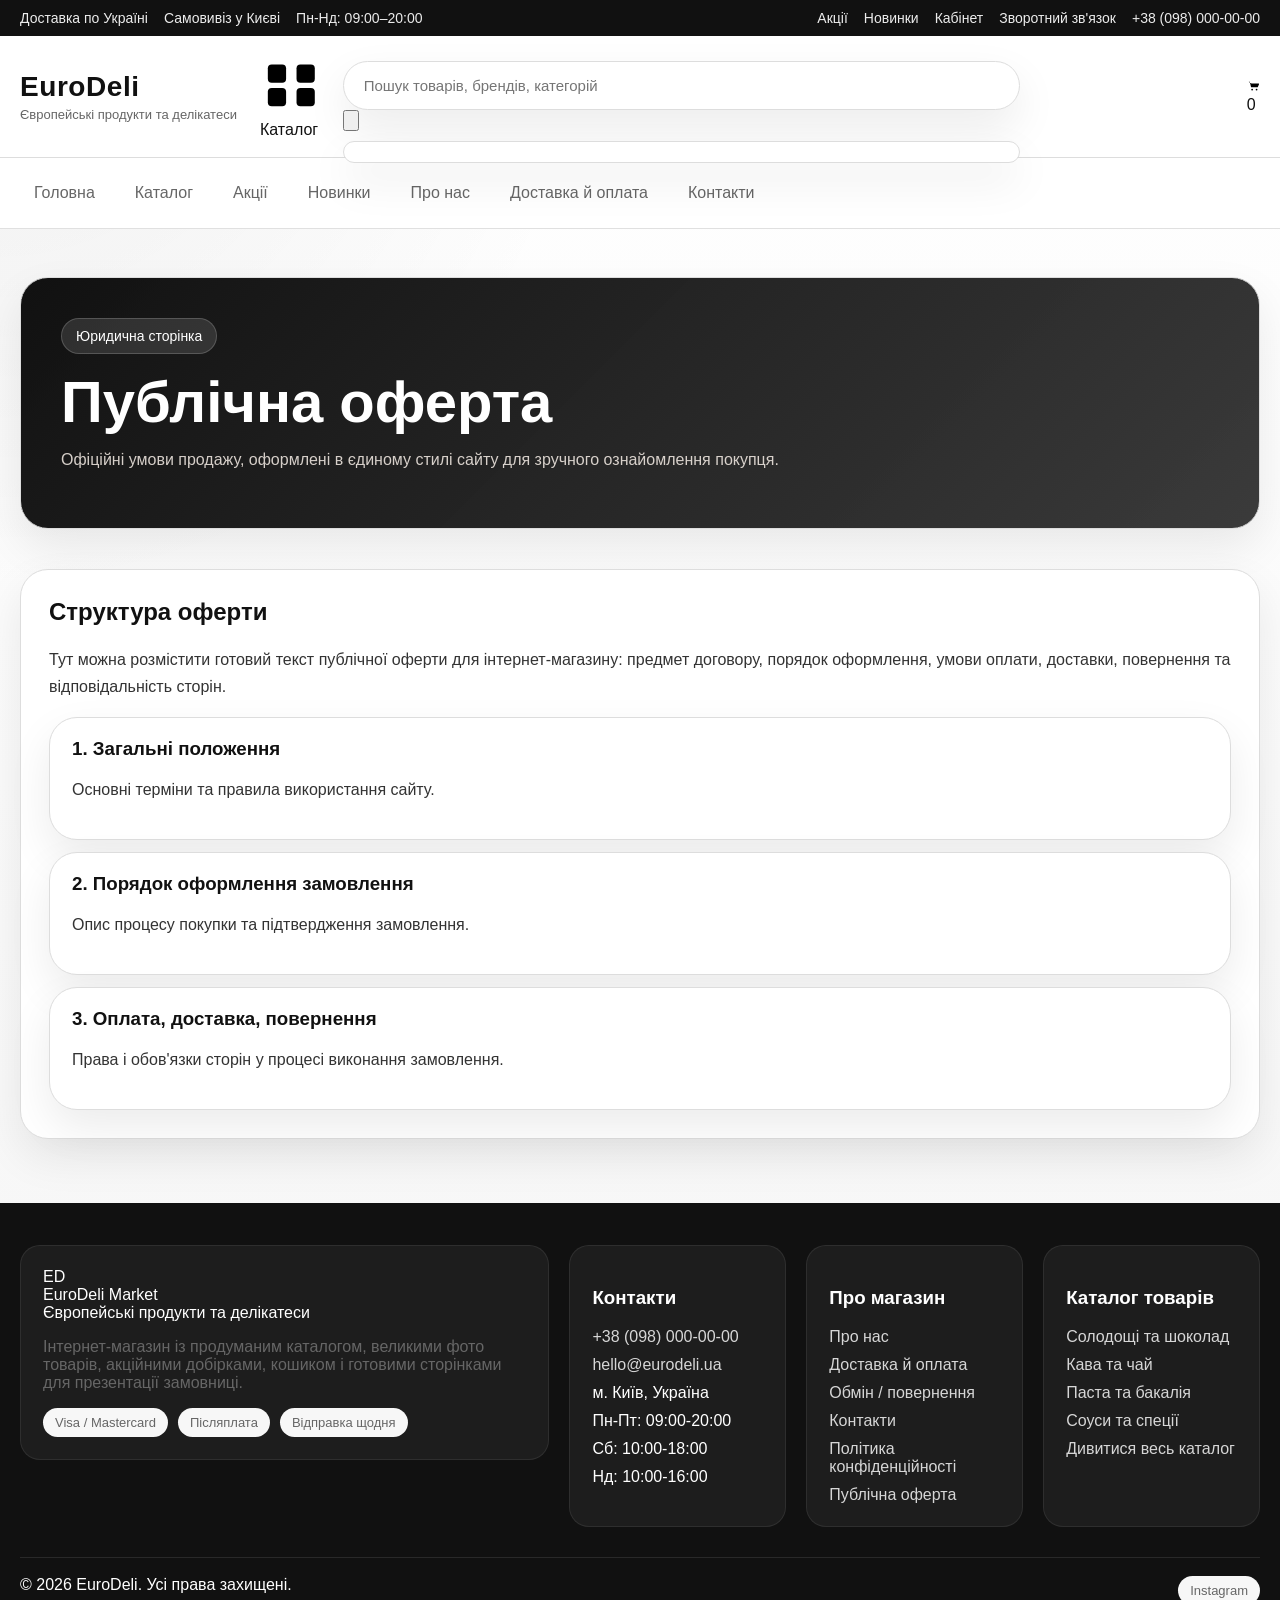
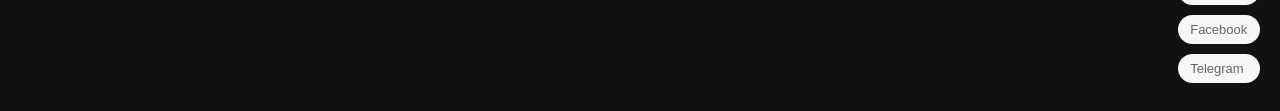
<file: offer.html>
<!DOCTYPE html>
<html lang="uk">
<head>
  <meta charset="UTF-8">
  <meta name="viewport" content="width=device-width, initial-scale=1.0">
  <title>Публічна оферта | EuroDeli</title>
  <link rel="stylesheet" href="styles.css">
</head>
<body>
  <div data-site-header></div>
  <main>
    <section class="page-hero">
      <div class="container">
        <div class="page-hero__card card">
          <span class="eyebrow">Юридична сторінка</span>
          <h1>Публічна оферта</h1>
          <p>Офіційні умови продажу, оформлені в єдиному стилі сайту для зручного ознайомлення покупця.</p>
        </div>
      </div>
    </section>
    <section class="container page">
      <div class="split__main">
        <div class="content-card card">
          <h2>Структура оферти</h2>
          <p>Тут можна розмістити готовий текст публічної оферти для інтернет-магазину: предмет договору, порядок оформлення, умови оплати, доставки, повернення та відповідальність сторін.</p>
          <div class="policy-list">
            <div class="info-card">
              <h3>1. Загальні положення</h3>
              <p>Основні терміни та правила використання сайту.</p>
            </div>
            <div class="info-card">
              <h3>2. Порядок оформлення замовлення</h3>
              <p>Опис процесу покупки та підтвердження замовлення.</p>
            </div>
            <div class="info-card">
              <h3>3. Оплата, доставка, повернення</h3>
              <p>Права і обов'язки сторін у процесі виконання замовлення.</p>
            </div>
          </div>
        </div>
      </div>
    </section>
  </main>
  <div data-site-footer></div>
  <script src="script.js"></script>
</body>
</html>
</file>
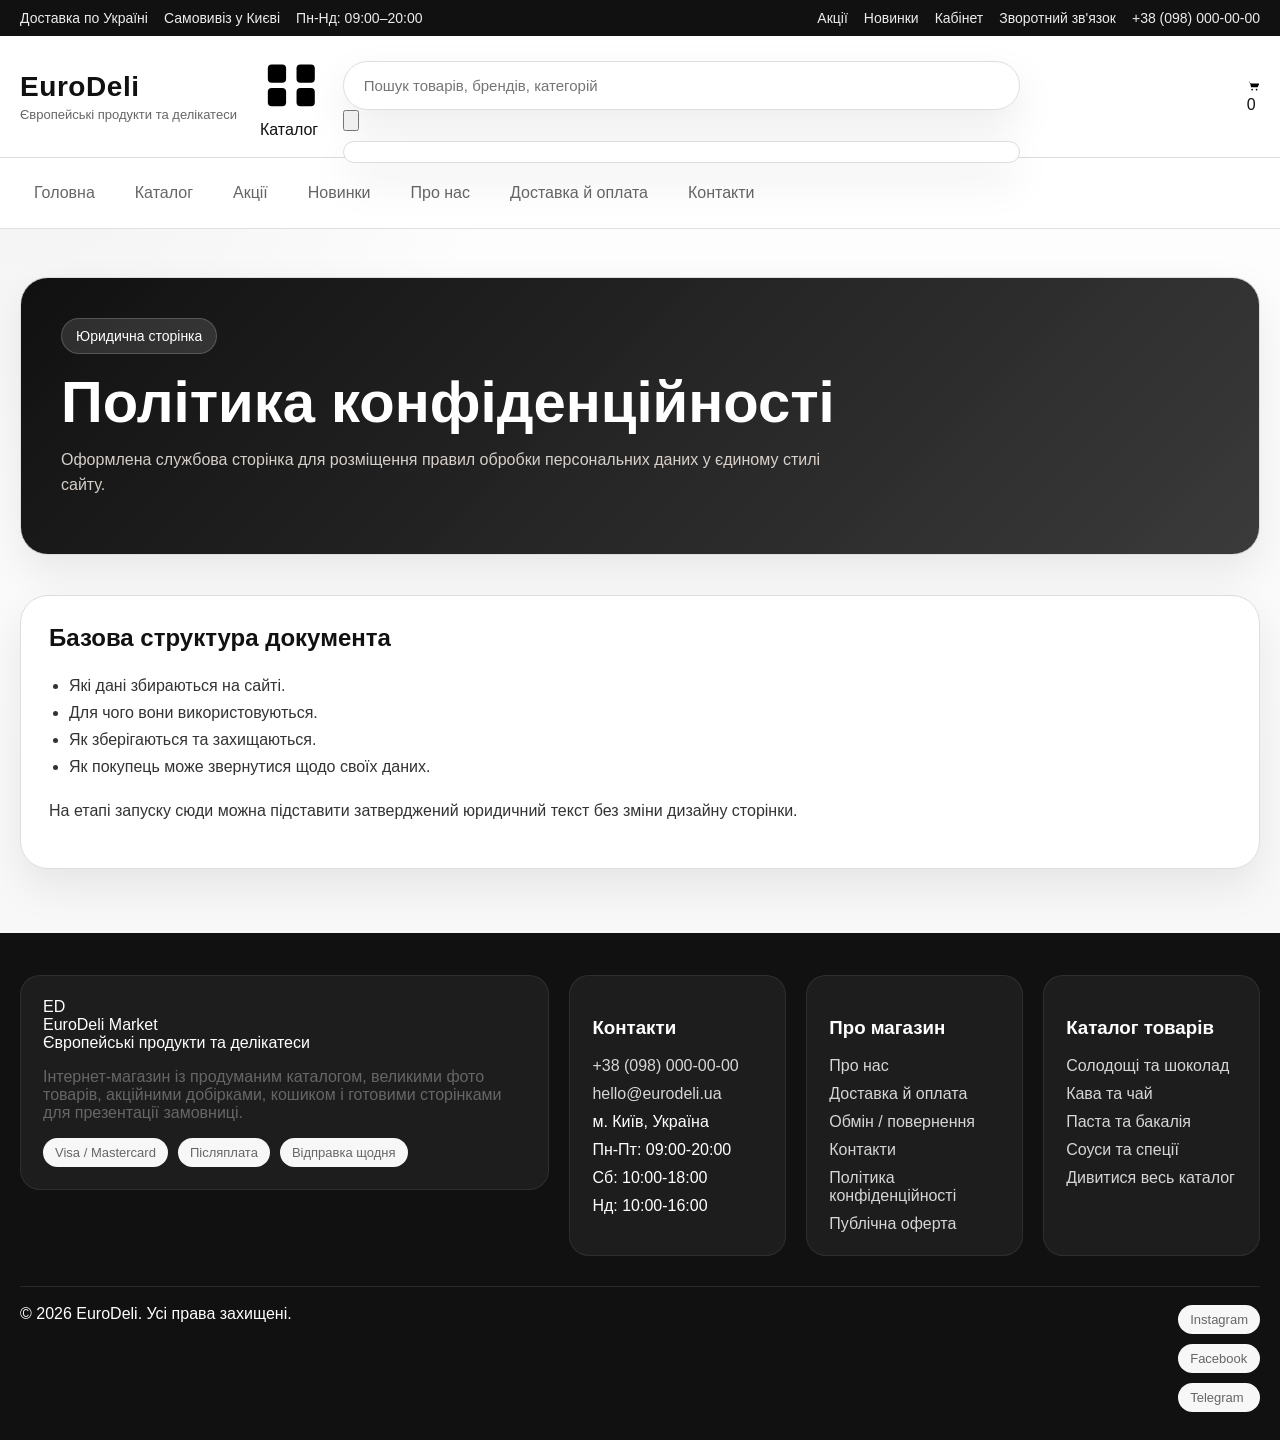
<file: privacy.html>
<!DOCTYPE html>
<html lang="uk">
<head>
  <meta charset="UTF-8">
  <meta name="viewport" content="width=device-width, initial-scale=1.0">
  <title>Політика конфіденційності | EuroDeli</title>
  <link rel="stylesheet" href="styles.css">
</head>
<body>
  <div data-site-header></div>
  <main>
    <section class="page-hero">
      <div class="container">
        <div class="page-hero__card card">
          <span class="eyebrow">Юридична сторінка</span>
          <h1>Політика конфіденційності</h1>
          <p>Оформлена службова сторінка для розміщення правил обробки персональних даних у єдиному стилі сайту.</p>
        </div>
      </div>
    </section>
    <section class="container page">
      <div class="split__main">
        <div class="content-card card">
          <h2>Базова структура документа</h2>
          <ul>
            <li>Які дані збираються на сайті.</li>
            <li>Для чого вони використовуються.</li>
            <li>Як зберігаються та захищаються.</li>
            <li>Як покупець може звернутися щодо своїх даних.</li>
          </ul>
          <p>На етапі запуску сюди можна підставити затверджений юридичний текст без зміни дизайну сторінки.</p>
        </div>
      </div>
    </section>
  </main>
  <div data-site-footer></div>
  <script src="script.js"></script>
</body>
</html>
</file>
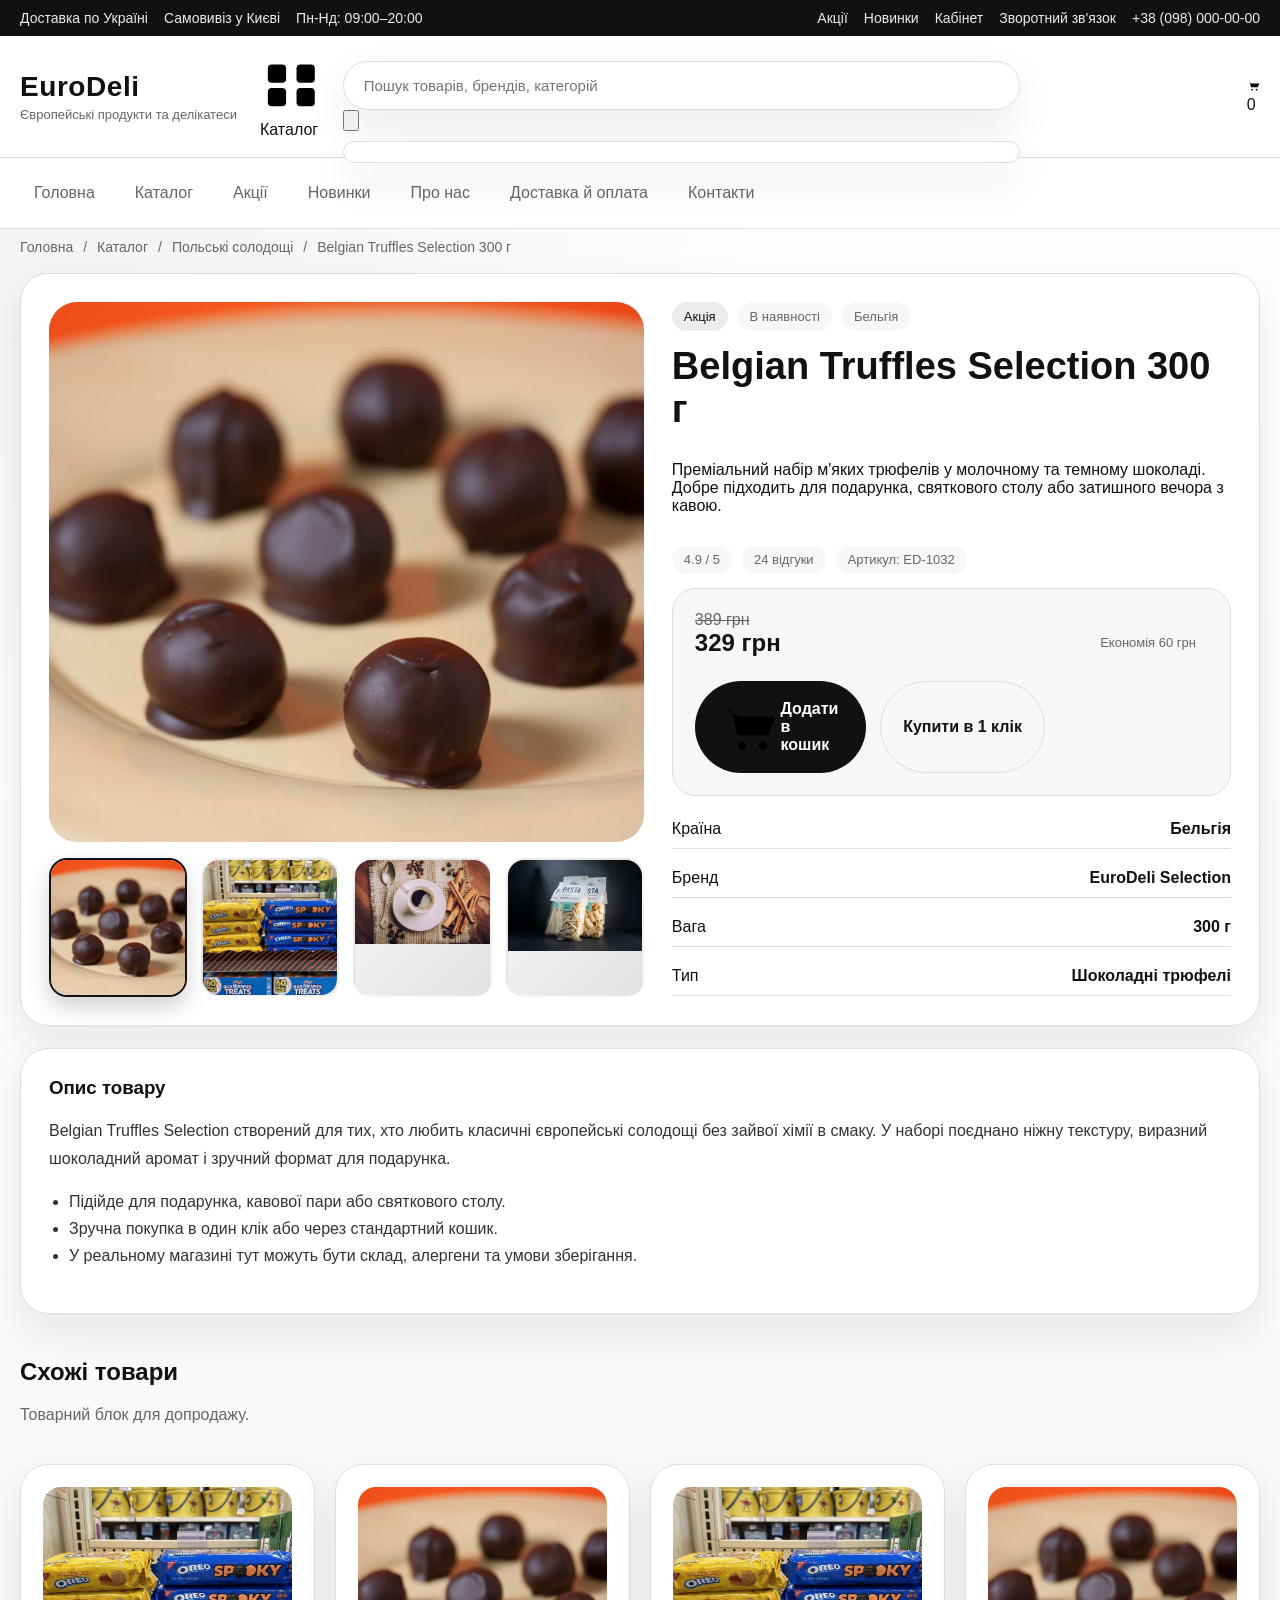
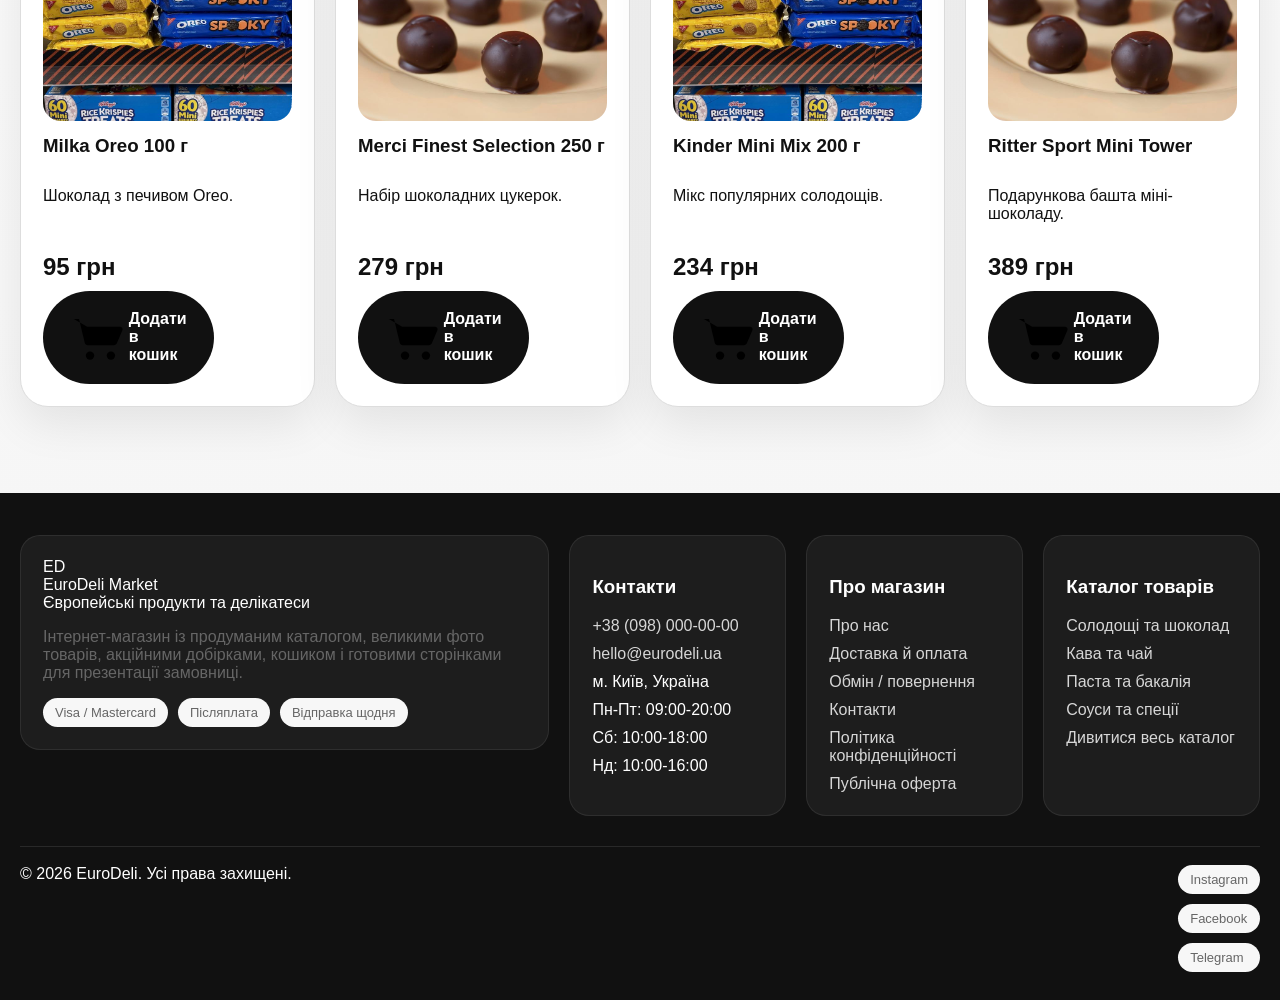
<file: product.html>
<!DOCTYPE html>
<html lang="uk">
<head>
  <meta charset="UTF-8">
  <meta name="viewport" content="width=device-width, initial-scale=1.0">
  <title>Картка товару | EuroDeli</title>
  <link rel="stylesheet" href="styles.css">
</head>
<body>
  <div data-site-header></div>
  <main>
    <section class="container page">
      <div class="split__main" style="width: 100%;">
        <div class="breadcrumbs">
          <a href="index.html">Головна</a>
          <span>/</span>
          <a href="catalog.html">Каталог</a>
          <span>/</span>
          <a href="category.html">Польські солодощі</a>
          <span>/</span>
          <span>Belgian Truffles Selection 300 г</span>
        </div>
        <div class="product-layout card">
          <div class="product-gallery">
            <div class="product-gallery__main">
              <img src="assets/images/product-chocolate.jpg" alt="Belgian Truffles Selection" data-product-main-image>
            </div>
            <div class="product-gallery__thumbs">
              <div data-product-thumb data-full="assets/images/product-chocolate.jpg" data-alt="Belgian Truffles Selection">
                <img src="assets/images/product-chocolate.jpg" alt="Belgian Truffles Selection">
              </div>
              <div data-product-thumb data-full="assets/images/product-cookies.jpg" data-alt="Oreo Family Snack Pack">
                <img src="assets/images/product-cookies.jpg" alt="Oreo Family Snack Pack">
              </div>
              <div data-product-thumb data-full="assets/images/product-coffee-good.jpg" data-alt="Lavazza Crema e Gusto">
                <img src="assets/images/product-coffee-good.jpg" alt="Lavazza Crema e Gusto">
              </div>
              <div data-product-thumb data-full="assets/images/product-pasta-good.jpg" data-alt="Salvi's Pasta Bundle">
                <img src="assets/images/product-pasta-good.jpg" alt="Salvi's Pasta Bundle">
              </div>
            </div>
          </div>
          <div class="product-meta">
            <div class="tag-row">
              <span class="tag tag--sale">Акція</span>
              <span class="tag">В наявності</span>
              <span class="tag">Бельгія</span>
            </div>
            <h1 style="font-size: 38px; margin: 0;">Belgian Truffles Selection 300 г</h1>
            <p>Преміальний набір м'яких трюфелів у молочному та темному шоколаді. Добре підходить для подарунка, святкового столу або затишного вечора з кавою.</p>
            <div class="rating">
              <span class="pill">4.9 / 5</span>
              <span class="pill">24 відгуки</span>
              <span class="pill">Артикул: ED-1032</span>
            </div>
            <div class="product-purchase">
              <div class="price-row" style="align-items: end;">
                <div>
                  <div class="old-price">389 грн</div>
                  <div class="price">329 грн</div>
                </div>
                <span class="pill">Економія 60 грн</span>
              </div>
              <div class="cta-row">
                <a class="btn btn--brand" href="#">Додати в кошик</a>
                <a class="btn btn--outline" href="contacts.html?topic=one-click&product=Belgian%20Truffles%20Selection%20300%20%D0%B3">Купити в 1 клік</a>
              </div>
            </div>
            <div class="spec-list">
              <div><span>Країна</span><strong>Бельгія</strong></div>
              <div><span>Бренд</span><strong>EuroDeli Selection</strong></div>
              <div><span>Вага</span><strong>300 г</strong></div>
              <div><span>Тип</span><strong>Шоколадні трюфелі</strong></div>
            </div>
          </div>
        </div>

        <section class="section">
          <div class="product-description content-card card">
            <h3>Опис товару</h3>
            <p>Belgian Truffles Selection створений для тих, хто любить класичні європейські солодощі без зайвої хімії в смаку. У наборі поєднано ніжну текстуру, виразний шоколадний аромат і зручний формат для подарунка.</p>
            <ul>
              <li>Підійде для подарунка, кавової пари або святкового столу.</li>
              <li>Зручна покупка в один клік або через стандартний кошик.</li>
              <li>У реальному магазині тут можуть бути склад, алергени та умови зберігання.</li>
            </ul>
          </div>
        </section>

        <section class="section">
          <div class="section-head">
            <div>
              <h2>Схожі товари</h2>
              <p>Товарний блок для допродажу.</p>
            </div>
          </div>
          <div class="grid grid--products">
            <article class="product-card"><div class="product-image"><img src="assets/images/product-cookies.jpg" alt="Печиво"></div><h3><a href="product.html">Milka Oreo 100 г</a></h3><p>Шоколад з печивом Oreo.</p><div class="price-row"><div class="price">95 грн</div><a class="btn btn--brand" href="product.html">Купити</a></div></article>
            <article class="product-card"><div class="product-image"><img src="assets/images/product-chocolate.jpg" alt="Merci"></div><h3><a href="product.html">Merci Finest Selection 250 г</a></h3><p>Набір шоколадних цукерок.</p><div class="price-row"><div class="price">279 грн</div><a class="btn btn--brand" href="product.html">Купити</a></div></article>
            <article class="product-card"><div class="product-image"><img src="assets/images/product-cookies.jpg" alt="Kinder"></div><h3><a href="product.html">Kinder Mini Mix 200 г</a></h3><p>Мікс популярних солодощів.</p><div class="price-row"><div class="price">234 грн</div><a class="btn btn--brand" href="product.html">Купити</a></div></article>
            <article class="product-card"><div class="product-image"><img src="assets/images/product-chocolate.jpg" alt="Ritter Sport"></div><h3><a href="product.html">Ritter Sport Mini Tower</a></h3><p>Подарункова башта міні-шоколаду.</p><div class="price-row"><div class="price">389 грн</div><a class="btn btn--brand" href="product.html">Купити</a></div></article>
          </div>
        </section>
      </div>
    </section>
  </main>
  <div data-site-footer></div>
  <script src="script.js"></script>
</body>
</html>
</file>
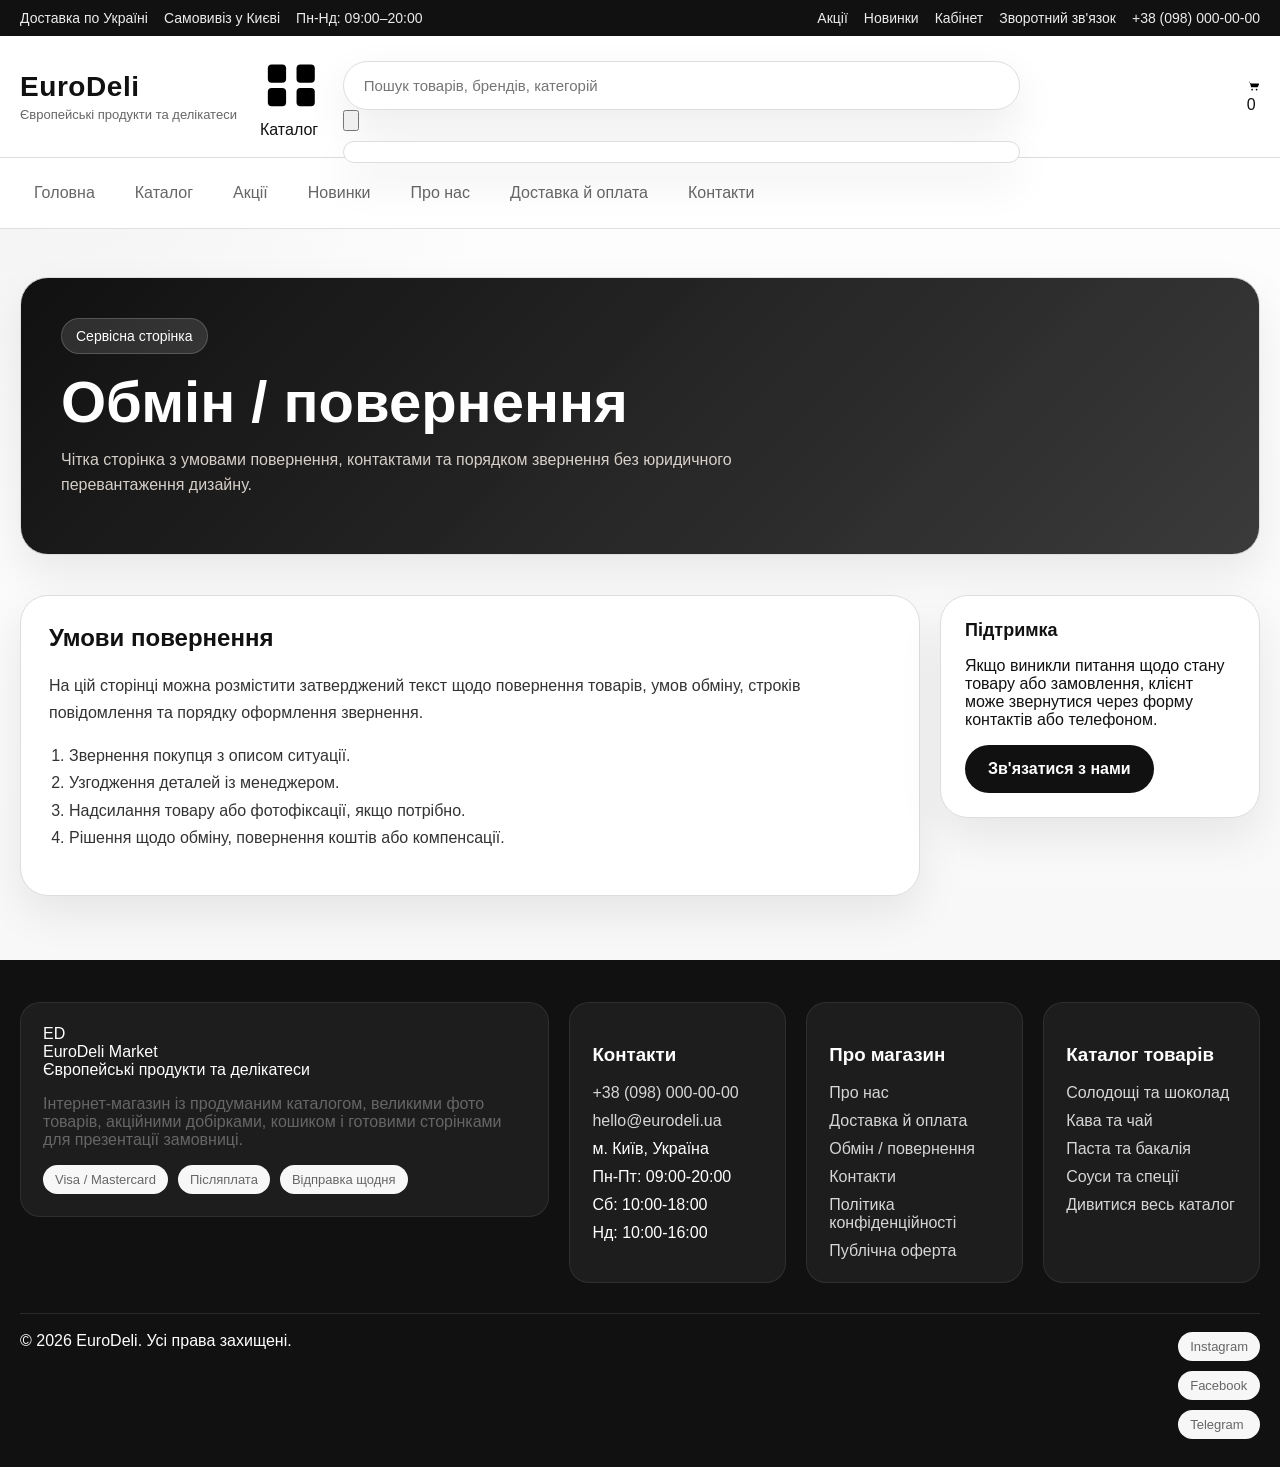
<file: returns.html>
<!DOCTYPE html>
<html lang="uk">
<head>
  <meta charset="UTF-8">
  <meta name="viewport" content="width=device-width, initial-scale=1.0">
  <title>Обмін / повернення | EuroDeli</title>
  <link rel="stylesheet" href="styles.css">
</head>
<body>
  <div data-site-header></div>
  <main>
    <section class="page-hero">
      <div class="container">
        <div class="page-hero__card card">
          <span class="eyebrow">Сервісна сторінка</span>
          <h1>Обмін / повернення</h1>
          <p>Чітка сторінка з умовами повернення, контактами та порядком звернення без юридичного перевантаження дизайну.</p>
        </div>
      </div>
    </section>
    <section class="container page">
      <div class="split__main">
        <div class="content-card card">
          <h2>Умови повернення</h2>
          <p>На цій сторінці можна розмістити затверджений текст щодо повернення товарів, умов обміну, строків повідомлення та порядку оформлення звернення.</p>
          <ol>
            <li>Звернення покупця з описом ситуації.</li>
            <li>Узгодження деталей із менеджером.</li>
            <li>Надсилання товару або фотофіксації, якщо потрібно.</li>
            <li>Рішення щодо обміну, повернення коштів або компенсації.</li>
          </ol>
        </div>
      </div>
      <aside class="split__side">
        <div class="sidebar-card">
          <h3>Підтримка</h3>
          <p>Якщо виникли питання щодо стану товару або замовлення, клієнт може звернутися через форму контактів або телефоном.</p>
          <a class="btn btn--brand" href="contacts.html">Зв'язатися з нами</a>
        </div>
      </aside>
    </section>
  </main>
  <div data-site-footer></div>
  <script src="script.js"></script>
</body>
</html>
</file>
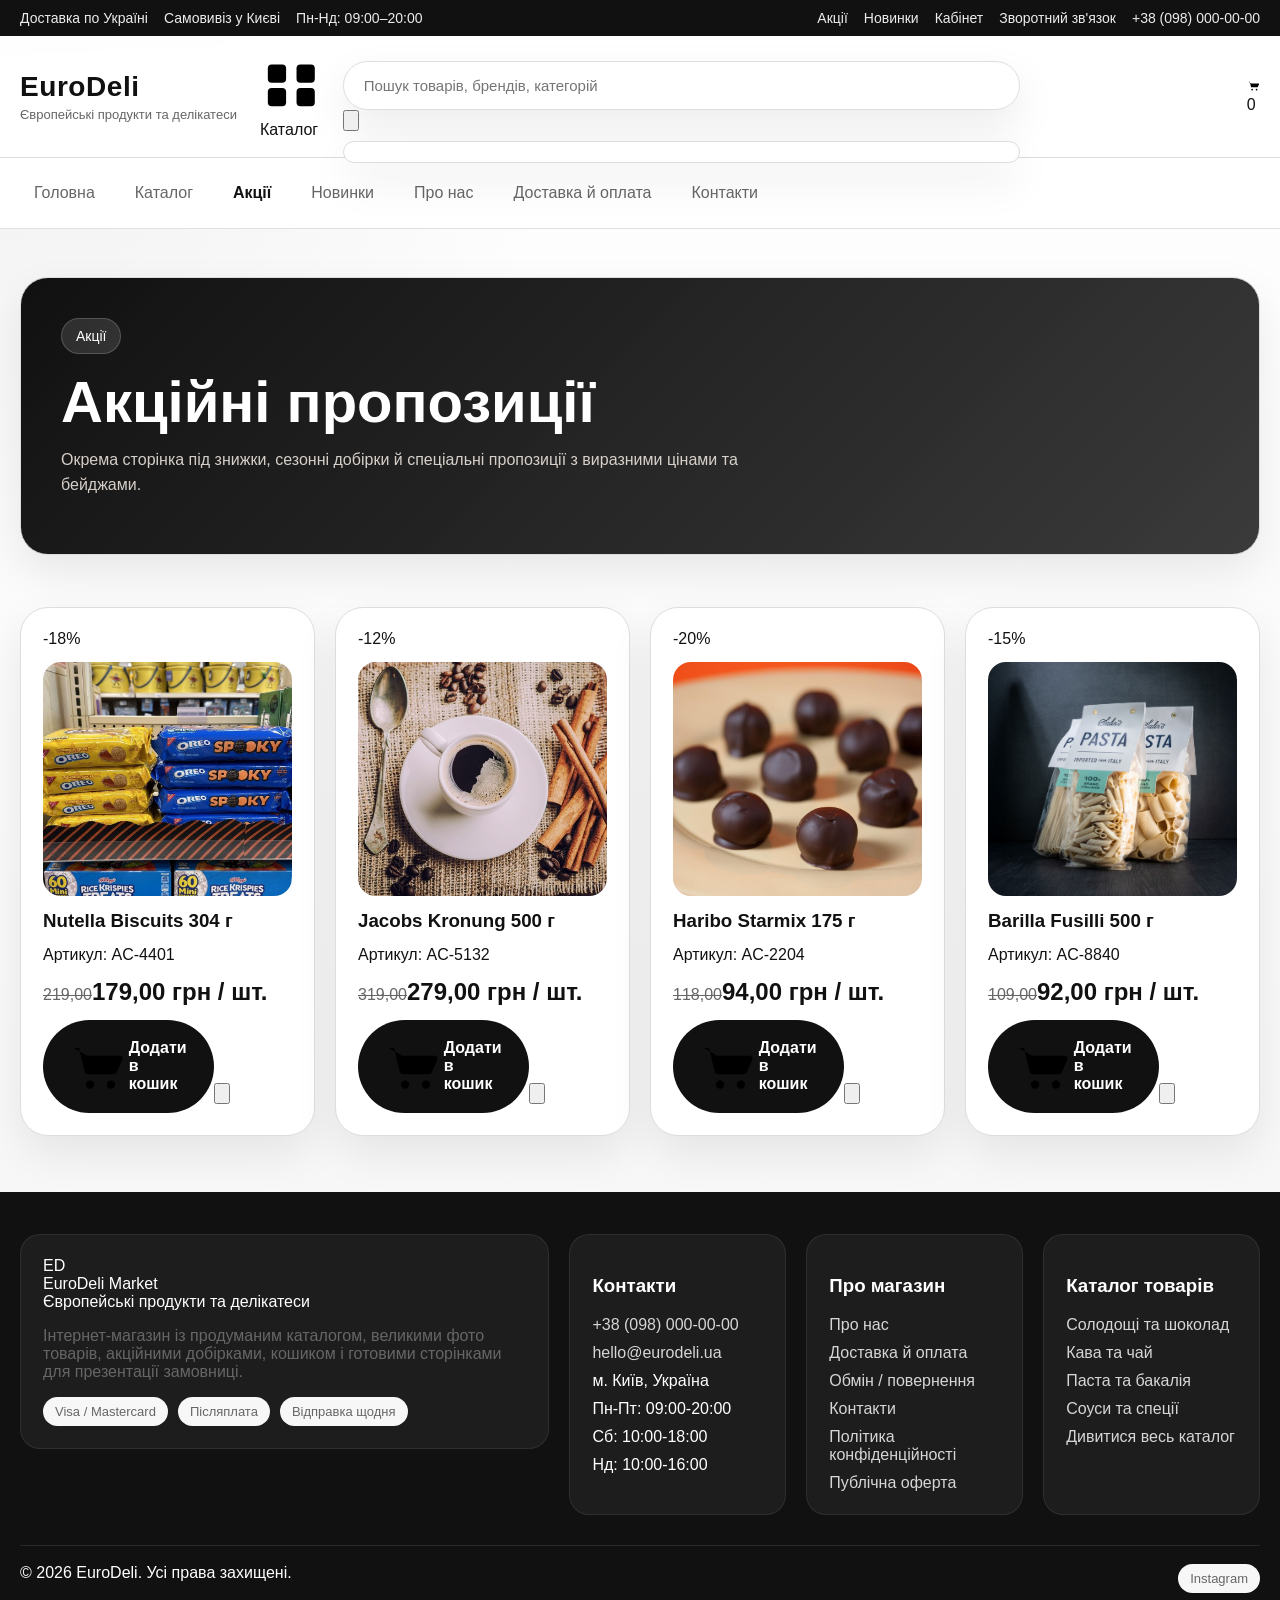
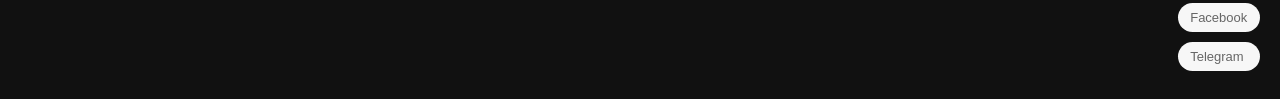
<file: sale.html>
<!DOCTYPE html>
<html lang="uk">
<head>
  <meta charset="UTF-8">
  <meta name="viewport" content="width=device-width, initial-scale=1.0">
  <title>Акції | EuroDeli</title>
  <link rel="stylesheet" href="styles.css">
</head>
<body>
  <div data-site-header></div>
  <main>
    <section class="page-hero">
      <div class="container">
        <div class="page-hero__card card">
          <span class="eyebrow">Акції</span>
          <h1>Акційні пропозиції</h1>
          <p>Окрема сторінка під знижки, сезонні добірки й спеціальні пропозиції з виразними цінами та бейджами.</p>
        </div>
      </div>
    </section>
    <section class="section">
      <div class="container">
        <div class="grid grid--products">
          <article class="product-card product-card--shelf"><div class="product-badges"><span class="product-badge product-badge--sale">-18%</span></div><div class="product-image"><img src="assets/images/product-cookies.jpg" alt="Nutella Biscuits"></div><h3><a href="product.html">Nutella Biscuits 304 г</a></h3><div class="product-card__sku">Артикул: AC-4401</div><div class="product-card__price"><span class="old-price">219,00</span><span class="price price--accent">179,00 <span class="product-card__unit">грн / шт.</span></span></div><div class="product-card__actions"><a class="btn btn--brand" href="product.html">В кошик</a><button class="product-card__wish" type="button" aria-label="В обране">♡</button></div></article>
          <article class="product-card product-card--shelf"><div class="product-badges"><span class="product-badge product-badge--sale">-12%</span></div><div class="product-image"><img src="assets/images/product-coffee-good.jpg" alt="Jacobs"></div><h3><a href="product.html">Jacobs Kronung 500 г</a></h3><div class="product-card__sku">Артикул: AC-5132</div><div class="product-card__price"><span class="old-price">319,00</span><span class="price price--accent">279,00 <span class="product-card__unit">грн / шт.</span></span></div><div class="product-card__actions"><a class="btn btn--brand" href="product.html">В кошик</a><button class="product-card__wish" type="button" aria-label="В обране">♡</button></div></article>
          <article class="product-card product-card--shelf"><div class="product-badges"><span class="product-badge product-badge--sale">-20%</span></div><div class="product-image"><img src="assets/images/product-chocolate.jpg" alt="Haribo"></div><h3><a href="product.html">Haribo Starmix 175 г</a></h3><div class="product-card__sku">Артикул: AC-2204</div><div class="product-card__price"><span class="old-price">118,00</span><span class="price price--accent">94,00 <span class="product-card__unit">грн / шт.</span></span></div><div class="product-card__actions"><a class="btn btn--brand" href="product.html">В кошик</a><button class="product-card__wish" type="button" aria-label="В обране">♡</button></div></article>
          <article class="product-card product-card--shelf"><div class="product-badges"><span class="product-badge product-badge--sale">-15%</span></div><div class="product-image"><img src="assets/images/product-pasta-good.jpg" alt="Barilla Fusilli"></div><h3><a href="product.html">Barilla Fusilli 500 г</a></h3><div class="product-card__sku">Артикул: AC-8840</div><div class="product-card__price"><span class="old-price">109,00</span><span class="price price--accent">92,00 <span class="product-card__unit">грн / шт.</span></span></div><div class="product-card__actions"><a class="btn btn--brand" href="product.html">В кошик</a><button class="product-card__wish" type="button" aria-label="В обране">♡</button></div></article>
        </div>
      </div>
    </section>
  </main>
  <div data-site-footer></div>
  <script src="script.js"></script>
</body>
</html>
</file>
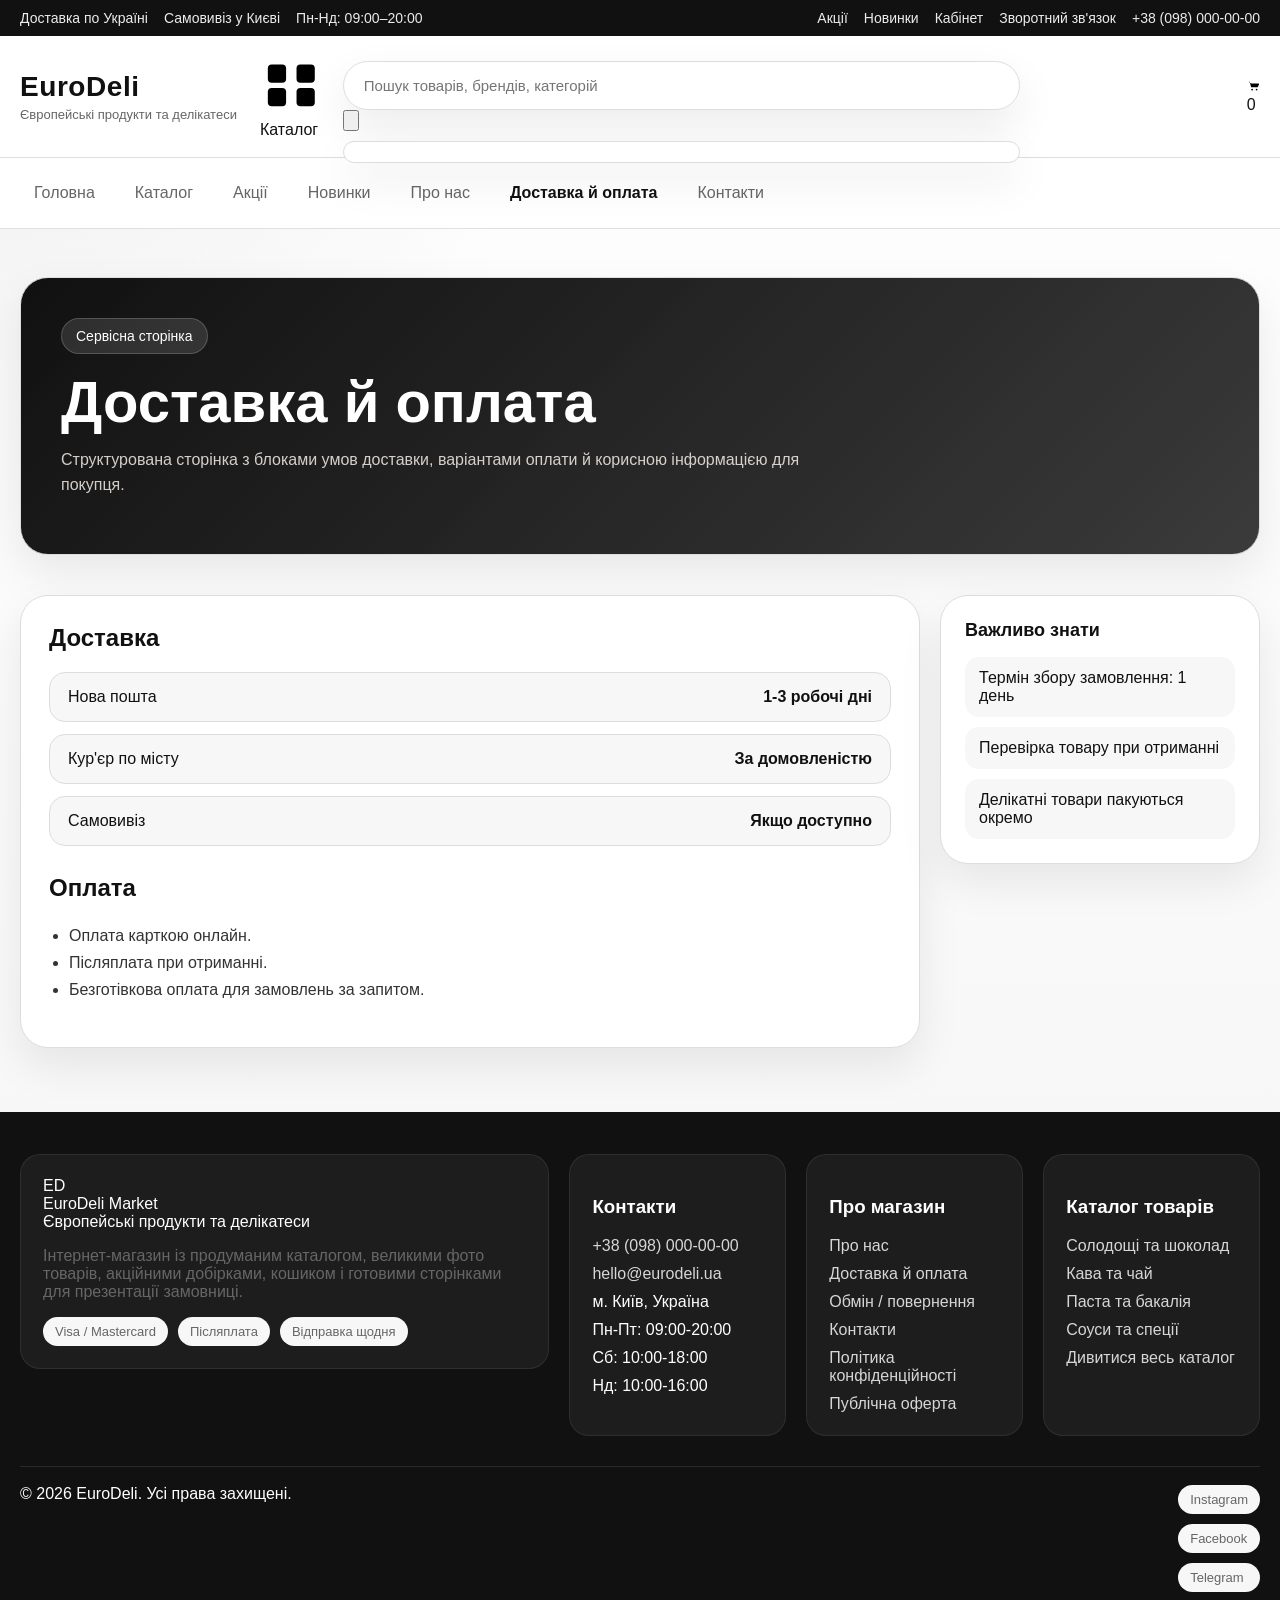
<file: shipping.html>
<!DOCTYPE html>
<html lang="uk">
<head>
  <meta charset="UTF-8">
  <meta name="viewport" content="width=device-width, initial-scale=1.0">
  <title>Доставка й оплата | EuroDeli</title>
  <link rel="stylesheet" href="styles.css">
</head>
<body>
  <div data-site-header></div>
  <main>
    <section class="page-hero">
      <div class="container">
        <div class="page-hero__card card">
          <span class="eyebrow">Сервісна сторінка</span>
          <h1>Доставка й оплата</h1>
          <p>Структурована сторінка з блоками умов доставки, варіантами оплати й корисною інформацією для покупця.</p>
        </div>
      </div>
    </section>
    <section class="container page">
      <div class="split__main">
        <div class="content-card card">
          <h2>Доставка</h2>
          <div class="table-like">
            <div><span>Нова пошта</span><strong>1-3 робочі дні</strong></div>
            <div><span>Кур'єр по місту</span><strong>За домовленістю</strong></div>
            <div><span>Самовивіз</span><strong>Якщо доступно</strong></div>
          </div>
          <h2 style="margin-top: 28px;">Оплата</h2>
          <ul>
            <li>Оплата карткою онлайн.</li>
            <li>Післяплата при отриманні.</li>
            <li>Безготівкова оплата для замовлень за запитом.</li>
          </ul>
        </div>
      </div>
      <aside class="split__side">
        <div class="sidebar-card">
          <h3>Важливо знати</h3>
          <div class="category-list">
            <span class="category-link">Термін збору замовлення: 1 день</span>
            <span class="category-link">Перевірка товару при отриманні</span>
            <span class="category-link">Делікатні товари пакуються окремо</span>
          </div>
        </div>
      </aside>
    </section>
  </main>
  <div data-site-footer></div>
  <script src="script.js"></script>
</body>
</html>
</file>
<file: styles.css>
:root {
  --bg: #f4f4f4;
  --surface: #ffffff;
  --surface-soft: #f7f7f7;
  --text: #111111;
  --muted: #666666;
  --line: #dddddd;
  --brand: #111111;
  --brand-dark: #000000;
  --accent: #e5e5e5;
  --success: #444444;
  --shadow: 0 18px 44px rgba(0, 0, 0, 0.08);
  --radius-lg: 28px;
  --radius-md: 18px;
  --radius-sm: 12px;
  --container: 1240px;
}

* {
  box-sizing: border-box;
}

html {
  scroll-behavior: smooth;
}

body {
  margin: 0;
  font-family: "Segoe UI", Arial, sans-serif;
  color: var(--text);
  background:
    radial-gradient(circle at top left, rgba(0, 0, 0, 0.06), transparent 28%),
    linear-gradient(180deg, #ffffff 0%, var(--bg) 100%);
}

a {
  color: inherit;
  text-decoration: none;
}

img {
  display: block;
  max-width: 100%;
}

.container {
  width: min(var(--container), calc(100% - 32px));
  margin: 0 auto;
}

.topbar {
  background: #111111;
  color: #ffffff;
  font-size: 14px;
}

.topbar__inner,
.header__inner,
.hero,
.split,
.page,
.footer__top,
.footer__bottom {
  display: flex;
  gap: 20px;
}

.topbar__inner {
  justify-content: space-between;
  padding: 10px 0;
  align-items: center;
  flex-wrap: wrap;
}

.topbar__meta,
.topbar__links,
.header__actions,
.feature-list,
.stats,
.contact-cards,
.policy-list,
.info-grid,
.mini-list {
  display: flex;
  gap: 16px;
  flex-wrap: wrap;
}

.topbar__meta span,
.topbar__links a {
  opacity: 0.92;
}

.site-header {
  position: sticky;
  top: 0;
  z-index: 30;
  backdrop-filter: blur(12px);
  background: rgba(255, 255, 255, 0.94);
  border-bottom: 1px solid rgba(221, 221, 221, 0.9);
}

.header__inner {
  align-items: center;
  padding: 18px 0;
  flex-wrap: wrap;
}

.brand {
  min-width: 220px;
}

.brand__title {
  font-size: 28px;
  font-weight: 800;
  letter-spacing: 0.02em;
}

.brand__subtitle {
  color: var(--muted);
  font-size: 13px;
  margin-top: 4px;
}

.search {
  flex: 1;
  position: relative;
}

.search input {
  width: 100%;
  border: 1px solid var(--line);
  border-radius: 999px;
  padding: 15px 20px;
  font-size: 15px;
  background: var(--surface);
  box-shadow: var(--shadow);
}

.search-results {
  position: absolute;
  top: calc(100% + 10px);
  left: 0;
  right: 0;
  background: var(--surface);
  border: 1px solid var(--line);
  border-radius: 22px;
  box-shadow: var(--shadow);
  padding: 10px;
  display: grid;
  gap: 8px;
  z-index: 40;
}

.search-result {
  display: grid;
  grid-template-columns: 56px 1fr;
  gap: 12px;
  padding: 10px;
  border-radius: 16px;
}

.search-result:hover {
  background: var(--surface-soft);
}

.search-result img {
  width: 56px;
  height: 56px;
  border-radius: 14px;
  object-fit: cover;
}

.search-result strong,
.search-result span {
  display: block;
}

.search-result span,
.search-results__empty {
  color: var(--muted);
  font-size: 14px;
}

.search-results__empty {
  padding: 12px;
}

.header__actions {
  align-items: center;
  justify-content: flex-end;
  min-width: 220px;
}

.header-chip,
.btn,
.pill,
.tag,
.nav-badge {
  border-radius: 999px;
}

.header-chip {
  padding: 11px 14px;
  background: var(--surface);
  border: 1px solid var(--line);
  font-size: 14px;
}

.menu-toggle {
  display: none;
  border: 0;
  background: var(--brand);
  color: #fff;
  border-radius: 14px;
  padding: 12px 16px;
  font-weight: 700;
}

.main-nav {
  border-top: 1px solid var(--line);
}

.main-nav__inner {
  display: flex;
  gap: 12px;
  align-items: center;
  padding: 14px 0;
  overflow-x: auto;
}

.catalog-trigger {
  background: var(--brand);
  color: #fff;
  padding: 13px 18px;
  border-radius: 16px;
  white-space: nowrap;
  font-weight: 700;
}

.nav-link {
  padding: 12px 14px;
  white-space: nowrap;
  color: var(--muted);
}

.nav-link.is-active {
  color: var(--brand);
  font-weight: 700;
}

.hero {
  padding: 34px 0 22px;
  align-items: stretch;
}

.hero__sidebar {
  width: 290px;
  flex: 0 0 290px;
}

.card,
.hero-banner,
.sidebar-card,
.product-card,
.promo-card,
.info-card,
.contact-card,
.article-card,
.empty-card {
  background: var(--surface);
  border: 1px solid var(--line);
  border-radius: var(--radius-lg);
  box-shadow: var(--shadow);
}

.sidebar-card {
  padding: 24px;
}

.sidebar-card h3 {
  margin: 0 0 16px;
  font-size: 18px;
}

.category-list,
.breadcrumbs,
.footer-links,
.product-meta,
.spec-list,
.tabs,
.socials {
  display: flex;
  flex-direction: column;
  gap: 10px;
}

.category-link {
  padding: 12px 14px;
  border-radius: 14px;
  background: var(--surface-soft);
  color: var(--text);
}

.category-link:hover {
  background: #f2e7dc;
}

.hero-banner {
  flex: 1;
  padding: 42px;
  min-height: 420px;
  background:
    linear-gradient(135deg, rgba(17, 17, 17, 0.96), rgba(60, 60, 60, 0.9)),
    linear-gradient(135deg, #111111, #444444);
  color: #ffffff;
  position: relative;
  overflow: hidden;
}

.hero-banner--photo {
  background:
    linear-gradient(135deg, rgba(10, 10, 10, 0.78), rgba(55, 55, 55, 0.56)),
    url("assets/images/hero.webp") center / cover no-repeat;
}

.hero-banner::after,
.hero-banner::before {
  content: "";
  position: absolute;
  border-radius: 50%;
  background: rgba(255, 255, 255, 0.1);
}

.hero-banner::before {
  width: 240px;
  height: 240px;
  top: -40px;
  right: -40px;
}

.hero-banner::after {
  width: 180px;
  height: 180px;
  bottom: -60px;
  left: 30%;
}

.eyebrow {
  display: inline-flex;
  padding: 9px 14px;
  background: rgba(255, 255, 255, 0.12);
  border: 1px solid rgba(255, 255, 255, 0.18);
  border-radius: 999px;
  margin-bottom: 18px;
  font-size: 14px;
}

.hero-banner h1,
.page-hero h1 {
  margin: 0 0 14px;
  font-size: clamp(34px, 5vw, 58px);
  line-height: 1.02;
}

.hero-banner p,
.page-hero p,
.section-head p,
.info-card p,
.article-card p,
.product-description p {
  color: rgba(255, 246, 239, 0.86);
  line-height: 1.6;
}

.hero-banner p {
  max-width: 580px;
  font-size: 17px;
}

.hero-actions,
.cta-row {
  display: flex;
  gap: 14px;
  flex-wrap: wrap;
  margin-top: 24px;
}

.btn {
  display: inline-flex;
  align-items: center;
  justify-content: center;
  padding: 14px 22px;
  font-weight: 700;
  border: 1px solid transparent;
  transition: 0.2s ease;
}

.btn--brand {
  background: var(--brand);
  color: #fff;
}

.btn--brand:hover {
  background: var(--brand-dark);
}

.btn--light {
  background: rgba(255, 255, 255, 0.12);
  color: #fff;
  border-color: rgba(255, 255, 255, 0.28);
}

.btn--outline {
  background: transparent;
  border-color: var(--line);
}

.page-hero {
  padding: 48px 0 30px;
}

.page-hero__card {
  padding: 40px;
  background:
    linear-gradient(135deg, rgba(17, 17, 17, 0.98), rgba(58, 58, 58, 0.94)),
    linear-gradient(135deg, #111111, #444444);
  color: #ffffff;
}

.page-hero p,
.section-head p,
.info-card p,
.article-card p,
.product-description p,
.contact-card p,
.footer-card p {
  color: var(--muted);
}

.page-hero__card p {
  color: rgba(255, 246, 239, 0.82);
  max-width: 760px;
}

.section {
  padding: 22px 0;
}

.section--spacious {
  padding: 36px 0;
}

.section-head {
  display: flex;
  align-items: end;
  justify-content: space-between;
  gap: 16px;
  margin-bottom: 20px;
}

.section-head--slider {
  align-items: center;
}

.slider-actions {
  display: flex;
  align-items: center;
  gap: 12px;
}

.slider-arrow {
  width: 48px;
  height: 48px;
  border-radius: 14px;
  border: 1px solid var(--line);
  background: var(--surface);
  color: var(--text);
  font-size: 30px;
  line-height: 1;
  cursor: pointer;
  box-shadow: var(--shadow);
}

.products-slider-wrap {
  overflow: hidden;
}

.products-slider {
  display: grid;
  grid-auto-flow: column;
  grid-auto-columns: calc((100% - 48px) / 4);
  gap: 16px;
  overflow-x: auto;
  scroll-behavior: smooth;
  scrollbar-width: none;
  padding-bottom: 6px;
}

.products-slider::-webkit-scrollbar {
  display: none;
}

.section-head h2,
.section-head h3,
.info-card h3,
.article-card h3,
.product-card h3,
.contact-card h3 {
  margin: 0;
}

.grid {
  display: grid;
  gap: 20px;
}

.grid--categories {
  grid-template-columns: repeat(4, minmax(0, 1fr));
}

.grid--products {
  grid-template-columns: repeat(4, minmax(0, 1fr));
}

.content-card .grid--products {
  grid-template-columns: repeat(3, minmax(0, 1fr));
}

.grid--promo,
.grid--info,
.grid--articles,
.grid--contacts {
  grid-template-columns: repeat(3, minmax(0, 1fr));
}

.promo-card,
.info-card,
.article-card,
.contact-card,
.product-card {
  padding: 22px;
}

.promo-card {
  min-height: 240px;
  display: flex;
  flex-direction: column;
  justify-content: space-between;
  background:
    linear-gradient(180deg, rgba(255, 255, 255, 0.78), rgba(255, 255, 255, 0.96)),
    linear-gradient(135deg, #f6f6f6, #eeeeee);
}

.promo-card__image {
  width: 100%;
  aspect-ratio: 16 / 8.6;
  border-radius: 18px;
  overflow: hidden;
  margin-bottom: 18px;
}

.promo-card__image img {
  width: 100%;
  height: 100%;
  object-fit: cover;
}

.category-tile {
  min-height: 185px;
  padding: 24px;
  display: flex;
  flex-direction: column;
  justify-content: end;
  color: #fff;
  background:
    linear-gradient(180deg, rgba(255, 255, 255, 0.05), rgba(0, 0, 0, 0.2)),
    linear-gradient(135deg, #7a7a7a, #3a3a3a);
}

.category-tile:nth-child(2n) {
  background:
    linear-gradient(180deg, rgba(255, 255, 255, 0.05), rgba(0, 0, 0, 0.2)),
    linear-gradient(135deg, #6a6a6a, #2c2c2c);
}

.category-tile:nth-child(3n) {
  background:
    linear-gradient(180deg, rgba(255, 255, 255, 0.05), rgba(0, 0, 0, 0.2)),
    linear-gradient(135deg, #777777, #353535);
}

.category-tile:nth-child(4n) {
  background:
    linear-gradient(180deg, rgba(255, 255, 255, 0.05), rgba(0, 0, 0, 0.2)),
    linear-gradient(135deg, #888888, #404040);
}

.category-tile h3 {
  font-size: 24px;
  margin-bottom: 8px;
}

.category-tile--photo {
  position: relative;
  overflow: hidden;
  background-size: cover;
  background-position: center;
}

.category-tile--photo::before {
  content: "";
  position: absolute;
  inset: 0;
  background: linear-gradient(180deg, rgba(16, 10, 7, 0.02), rgba(16, 10, 7, 0.58));
}

.category-tile--photo > * {
  position: relative;
  z-index: 1;
}

.product-card {
  display: flex;
  flex-direction: column;
  gap: 14px;
  min-height: 0;
}

.product-card--interactive {
  cursor: pointer;
  transition: transform 0.2s ease, box-shadow 0.2s ease;
}

.product-card--interactive:hover {
  transform: translateY(-4px);
  box-shadow: 0 20px 44px rgba(0, 0, 0, 0.12);
}


.product-image {
  aspect-ratio: 1 / 0.94;
  border-radius: 18px;
  overflow: hidden;
  background:
    radial-gradient(circle at 35% 35%, rgba(255, 255, 255, 0.85), transparent 32%),
    linear-gradient(135deg, #fafafa, #e8e8e8);
}

.product-image img,
.product-gallery__main img,
.story-image img {
  width: 100%;
  height: 100%;
  object-fit: cover;
}

.tag-row,
.breadcrumbs,
.price-row,
.footer-payments,
.rating {
  display: flex;
  gap: 10px;
  flex-wrap: wrap;
  align-items: center;
}

.tag,
.nav-badge,
.pill {
  display: inline-flex;
  align-items: center;
  gap: 8px;
  padding: 7px 12px;
  font-size: 13px;
  background: var(--surface-soft);
  color: var(--muted);
}

.tag--sale {
  background: rgba(17, 17, 17, 0.08);
  color: var(--brand);
}

.tag--new {
  background: rgba(90, 90, 90, 0.12);
  color: var(--success);
}

.price-row {
  margin-top: auto;
  justify-content: space-between;
}

.products-slider .product-card {
  padding: 18px;
  gap: 12px;
}

.products-slider .product-card h3 {
  font-size: 24px;
  line-height: 1.15;
  display: -webkit-box;
  -webkit-line-clamp: 2;
  -webkit-box-orient: vertical;
  overflow: hidden;
}

.products-slider .product-card p {
  margin: 0;
  color: #333333;
  line-height: 1.45;
  display: -webkit-box;
  -webkit-line-clamp: 3;
  -webkit-box-orient: vertical;
  overflow: hidden;
  min-height: 4.35em;
}

.products-slider .btn--brand {
  padding: 12px 18px;
}

.products-slider .price-row {
  align-items: end;
  gap: 12px;
}

.products-slider .price {
  font-size: 22px;
}

.products-slider .old-price {
  font-size: 16px;
}

.price {
  font-size: 24px;
  font-weight: 800;
}

.old-price {
  color: var(--muted);
  text-decoration: line-through;
}

.split {
  align-items: start;
}

.split__main {
  flex: 1;
}

.split__side {
  width: 320px;
  flex: 0 0 320px;
}

.info-card,
.sidebar-card,
.empty-card {
  padding: 24px;
}

.info-card--dark {
  background:
    linear-gradient(135deg, rgba(17, 17, 17, 0.98), rgba(60, 60, 60, 0.94)),
    linear-gradient(135deg, #111111, #444444);
  color: #ffffff;
}

.info-card--dark p,
.info-card--dark li {
  color: rgba(255, 246, 239, 0.82);
}

.feature-list .pill {
  background: rgba(255, 255, 255, 0.14);
  color: var(--text);
}

.brand-strip {
  display: grid;
  grid-template-columns: repeat(5, minmax(0, 1fr));
  gap: 16px;
}

.brand-tile {
  padding: 18px;
  display: flex;
  align-items: center;
  justify-content: center;
  background: var(--surface);
  border: 1px solid var(--line);
  border-radius: 20px;
  box-shadow: var(--shadow);
}

.brand-tile img {
  width: 100%;
  max-width: 180px;
  height: auto;
}

.brand-tile--rich {
  position: relative;
  min-height: 170px;
  overflow: hidden;
  padding: 0;
}

.brand-tile__photo {
  width: 100%;
  height: 100%;
  object-fit: cover;
}

.brand-tile__logo {
  position: absolute;
  left: 18px;
  right: 18px;
  bottom: 18px;
  max-width: none;
  width: auto;
  height: 74px;
  padding: 14px 18px;
  border-radius: 20px;
  background: rgba(17, 17, 17, 0.92);
  object-fit: contain;
}

.newsletter {
  padding: 28px;
  display: grid;
  grid-template-columns: 1.2fr 0.8fr;
  gap: 22px;
  align-items: center;
}

.newsletter-form {
  display: flex;
  gap: 12px;
  flex-wrap: wrap;
}

.newsletter-form input {
  flex: 1;
  min-width: 220px;
  border: 1px solid var(--line);
  border-radius: 999px;
  padding: 14px 18px;
  font-size: 15px;
}

.site-form {
  display: grid;
  gap: 16px;
}

.site-form label {
  display: grid;
  gap: 8px;
}

.site-form span {
  font-weight: 600;
}

.site-form input,
.site-form textarea {
  width: 100%;
  border: 1px solid var(--line);
  border-radius: 18px;
  padding: 14px 16px;
  font: inherit;
  background: var(--surface);
}

.site-form textarea {
  resize: vertical;
  min-height: 120px;
}

.form-grid {
  display: grid;
  grid-template-columns: repeat(2, minmax(0, 1fr));
  gap: 16px;
}

.form-actions {
  display: flex;
  align-items: center;
  gap: 14px;
  flex-wrap: wrap;
}

.form-note {
  color: var(--muted);
  font-size: 14px;
}

.site-toast {
  position: fixed;
  right: 18px;
  bottom: 18px;
  z-index: 80;
  max-width: 360px;
  padding: 14px 18px;
  border-radius: 18px;
  background: #111111;
  color: #ffffff;
  box-shadow: var(--shadow);
  opacity: 0;
  transform: translateY(14px);
  pointer-events: none;
  transition: opacity 0.25s ease, transform 0.25s ease;
}

.site-toast.is-visible {
  opacity: 1;
  transform: translateY(0);
}

.map-placeholder {
  display: flex;
  align-items: end;
  padding: 24px;
}

.cart-checkout-form {
  margin-top: 18px;
  padding-top: 18px;
  border-top: 1px solid var(--line);
}

.footer {
  margin-top: 34px;
  background: #111111;
  color: #ffffff;
}

.footer__top {
  padding: 42px 0 30px;
  align-items: start;
}

.footer__brand {
  flex: 1.4;
}

.footer__cols {
  flex: 2;
  display: grid;
  grid-template-columns: repeat(3, minmax(0, 1fr));
  gap: 20px;
}

.footer-card {
  background: rgba(255, 255, 255, 0.05);
  border: 1px solid rgba(255, 255, 255, 0.08);
  border-radius: 20px;
  padding: 22px;
}

.footer-links a {
  color: rgba(255, 255, 255, 0.82);
}

.footer__bottom {
  padding: 18px 0 28px;
  justify-content: space-between;
  border-top: 1px solid rgba(255, 255, 255, 0.1);
  flex-wrap: wrap;
}

.page {
  padding: 10px 0 30px;
  align-items: start;
}

.breadcrumbs {
  flex-direction: row;
  margin-bottom: 18px;
  color: var(--muted);
  font-size: 14px;
}

.content-card,
.product-layout {
  padding: 28px;
}

.content-card h2,
.content-card h3,
.product-description h3 {
  margin-top: 0;
}

.content-card p,
.content-card li,
.product-description p,
.product-description li {
  line-height: 1.7;
  color: #333333;
}

.content-card ul,
.content-card ol,
.product-description ul {
  padding-left: 20px;
}

.filter-bar {
  display: flex;
  justify-content: space-between;
  gap: 12px;
  flex-wrap: wrap;
  margin-bottom: 18px;
}

.product-layout {
  display: grid;
  grid-template-columns: minmax(0, 1fr) 0.94fr;
  gap: 28px;
}

.product-gallery {
  display: grid;
  gap: 16px;
}

.product-gallery__main {
  aspect-ratio: 1.1 / 1;
  border-radius: 28px;
  overflow: hidden;
  background:
    radial-gradient(circle at top, rgba(255, 255, 255, 0.85), transparent 35%),
    linear-gradient(135deg, #f4f4f4, #dddddd);
}

.product-gallery__thumbs {
  display: grid;
  gap: 14px;
  grid-template-columns: repeat(4, minmax(0, 1fr));
}

.product-gallery__thumbs div {
  aspect-ratio: 1 / 1;
  border-radius: 18px;
  overflow: hidden;
  cursor: pointer;
  border: 2px solid transparent;
  transition: transform 0.2s ease, border-color 0.2s ease, box-shadow 0.2s ease;
  background: linear-gradient(135deg, #f8f8f8, #e2e2e2);
}

.product-gallery__thumbs div:hover {
  transform: translateY(-2px);
}

.product-gallery__thumbs div.is-active {
  border-color: var(--brand);
  box-shadow: 0 10px 22px rgba(0, 0, 0, 0.18);
}

.product-meta {
  gap: 14px;
}

.spec-list div {
  display: flex;
  justify-content: space-between;
  gap: 16px;
  padding: 10px 0;
  border-bottom: 1px solid var(--line);
}

.product-purchase {
  padding: 22px;
  background: var(--surface-soft);
  border: 1px solid var(--line);
  border-radius: 24px;
}

.policy-list {
  flex-direction: column;
  gap: 12px;
}

.policy-list .info-card {
  padding: 20px 22px;
}

.contact-card iframe,
.map-placeholder {
  width: 100%;
  min-height: 280px;
  border: 0;
  border-radius: 22px;
  background:
    linear-gradient(135deg, rgba(40, 40, 40, 0.12), rgba(180, 180, 180, 0.22)),
    #f3f3f3;
}

.story-image {
  min-height: 360px;
  border-radius: 24px;
  overflow: hidden;
  border: 1px solid var(--line);
  box-shadow: var(--shadow);
}

.cart-layout {
  display: grid;
  grid-template-columns: minmax(0, 1.7fr) 360px;
  gap: 24px;
}

.cart-items {
  display: grid;
  gap: 18px;
}

.cart-item {
  display: grid;
  grid-template-columns: 120px 1fr;
  gap: 18px;
  padding: 18px;
}

.cart-item__media img {
  width: 120px;
  height: 120px;
  border-radius: 18px;
  object-fit: cover;
}

.cart-item__body h3 {
  margin: 0 0 10px;
}

.cart-item__body p {
  margin: 0 0 14px;
  color: var(--muted);
}

.cart-item__meta {
  display: flex;
  align-items: center;
  justify-content: space-between;
  gap: 16px;
  flex-wrap: wrap;
}

.cart-controls {
  display: inline-flex;
  align-items: center;
  gap: 10px;
  padding: 8px 12px;
  border: 1px solid var(--line);
  border-radius: 999px;
}

.qty-btn,
.remove-btn {
  border: 0;
  background: transparent;
  cursor: pointer;
  color: var(--text);
  font: inherit;
}

.qty-btn {
  font-size: 22px;
  line-height: 1;
}

.remove-btn {
  color: var(--muted);
  text-decoration: underline;
}

.cart-summary {
  padding: 24px;
  height: fit-content;
  position: sticky;
  top: 110px;
}

.cart-summary h3 {
  margin-top: 0;
}

.cart-summary__row {
  display: flex;
  justify-content: space-between;
  gap: 16px;
  padding: 12px 0;
  border-bottom: 1px solid var(--line);
}

.cart-summary .btn {
  width: 100%;
  margin-top: 18px;
}

.table-like {
  display: grid;
  gap: 12px;
}

.table-like div {
  display: flex;
  justify-content: space-between;
  gap: 18px;
  padding: 15px 18px;
  border: 1px solid var(--line);
  border-radius: 16px;
  background: var(--surface-soft);
}

@media (max-width: 1100px) {
  .cart-layout {
    grid-template-columns: 1fr;
  }

  .cart-summary {
    position: static;
  }

  .products-slider {
    grid-auto-columns: calc((100% - 16px) / 2);
  }

  .home-hero-grid,
  .shelf-grid--wide,
  .shelf-grid {
    grid-template-columns: repeat(2, minmax(0, 1fr));
  }

  .hero-main-card {
    grid-template-columns: 1fr;
    min-height: auto;
    gap: 24px;
  }

  .hero-main-image {
    max-width: 360px;
    margin: 0 auto;
  }

  .hero-side-grid {
    grid-template-columns: repeat(2, minmax(0, 1fr));
  }

  .brand-strip--silpo {
    grid-template-columns: repeat(3, minmax(0, 1fr));
  }

  .grid--categories,
  .grid--products {
    grid-template-columns: repeat(2, minmax(0, 1fr));
  }

  .content-card .grid--products {
    grid-template-columns: repeat(2, minmax(0, 1fr));
  }

  .grid--promo,
  .grid--info,
  .grid--articles,
  .grid--contacts,
  .footer__cols,
  .product-layout {
    grid-template-columns: 1fr;
  }

  .hero,
  .split,
  .page,
  .footer__top {
    flex-direction: column;
  }

  .hero__sidebar,
  .split__side {
    width: 100%;
    flex-basis: auto;
  }

  .brand-strip,
  .newsletter,
  .form-grid {
    grid-template-columns: 1fr;
  }

  .header__actions {
    min-width: 0;
  }
}

@media (max-width: 820px) {
  .cart-item {
    grid-template-columns: 1fr;
  }

  .slider-actions {
    width: 100%;
    justify-content: space-between;
    flex-wrap: wrap;
  }

  .products-slider {
    grid-auto-columns: 86%;
  }

  .header__inner--market {
    flex-wrap: wrap;
  }

  .brand__title--market {
    font-size: 34px;
  }

  .catalog-trigger--market,
  .header-chip--market,
  .search--market,
  .search--market input {
    width: 100%;
  }

  .home-hero-grid,
  .hero-side-grid,
  .shelf-grid,
  .shelf-grid--wide,
  .brand-strip--silpo {
    grid-template-columns: 1fr;
  }

  .hero-main-card,
  .silpo-shelf {
    padding: 22px;
  }

  .hero-main-copy h1 {
    font-size: 34px;
  }

  .product-add {
    top: 180px;
  }

  .header__inner {
    display: grid;
    grid-template-columns: 1fr auto;
    gap: 14px;
    align-items: center;
  }

  .brand {
    min-width: 0;
    width: auto;
    order: 1;
  }

  .search,
  .header__actions {
    width: 100%;
  }

  .menu-toggle {
    order: 2;
  }

  .search {
    order: 3;
  }

  .header__actions {
    order: 4;
  }

  .search,
  .header__actions,
  .main-nav {
    grid-column: 1 / -1;
  }

  .search input {
    padding: 14px 18px;
    font-size: 14px;
  }

  .menu-toggle {
    display: inline-flex;
    margin-left: auto;
    white-space: nowrap;
  }

  .main-nav {
    display: none;
  }

  .main-nav.is-open {
    display: block;
  }

  .main-nav__inner {
    flex-direction: column;
    align-items: stretch;
  }

  .topbar__inner,
  .topbar__meta,
  .topbar__links,
  .header__actions,
  .breadcrumbs,
  .price-row,
  .cart-item__meta {
    gap: 10px;
  }

  .topbar__meta {
    display: none;
  }

  .topbar__links {
    width: 100%;
    justify-content: space-between;
  }

  .header__actions {
    justify-content: stretch;
  }

  .header-chip {
    flex: 1 1 calc(50% - 8px);
    text-align: center;
  }

  .hero {
    padding-top: 22px;
  }

  .hero-banner {
    order: 1;
  }

  .hero__sidebar {
    order: 2;
  }

  .hero-banner {
    min-height: 0;
    padding: 28px 24px;
  }

  .hero-banner p,
  .page-hero__card p {
    font-size: 15px;
  }

  .section-head {
    align-items: start;
    flex-direction: column;
  }

  .section-head .btn {
    width: 100%;
  }

  .grid--categories,
  .grid--products {
    grid-template-columns: 1fr;
  }

  .content-card .grid--products {
    grid-template-columns: 1fr;
  }

  .hero-banner,
  .page-hero__card,
  .content-card,
  .product-layout {
    padding: 24px;
  }

  .product-card,
  .promo-card,
  .info-card,
  .article-card,
  .contact-card,
  .sidebar-card,
  .cart-item {
    padding: 18px;
  }

  .products-slider .product-card {
    padding: 16px;
    gap: 10px;
  }

  .products-slider .product-image {
    aspect-ratio: 1 / 0.78;
  }

  .products-slider .product-card h3 {
    font-size: 20px;
  }

  .products-slider .product-card p {
    min-height: auto;
    -webkit-line-clamp: 2;
  }

  .products-slider .price {
    font-size: 20px;
  }

  .promo-card {
    min-height: 0;
  }

  .promo-card__image {
    aspect-ratio: 16 / 9.5;
  }

  .brand-strip {
    grid-template-columns: repeat(2, minmax(0, 1fr));
  }

  .brand-tile--rich {
    min-height: 140px;
  }

  .brand-tile__logo {
    left: 12px;
    right: 12px;
    bottom: 12px;
    height: 58px;
    padding: 10px 12px;
  }

  .newsletter {
    padding: 24px;
  }

  .newsletter-form input,
  .newsletter-form .btn {
    width: 100%;
  }

  .product-gallery__thumbs {
    grid-template-columns: repeat(4, minmax(0, 1fr));
    gap: 10px;
  }

  .cart-item__media img {
    width: 100%;
    height: 220px;
  }

  .cart-item__meta {
    flex-direction: column;
    align-items: stretch;
  }

  .cart-controls {
    justify-content: center;
  }

  .cart-summary {
    padding: 20px;
  }

  .search-results {
    border-radius: 18px;
    padding: 8px;
  }
}

@media (max-width: 560px) {
  .container {
    width: min(var(--container), calc(100% - 20px));
  }

  .brand__title {
    font-size: 24px;
  }

  .brand__subtitle {
    font-size: 12px;
  }

  .header-chip {
    flex: 1 1 100%;
  }

  .products-slider {
    grid-auto-columns: 90%;
    gap: 12px;
  }

  .slider-arrow {
    width: 42px;
    height: 42px;
    font-size: 26px;
  }

  .hero-banner h1,
  .page-hero h1 {
    font-size: 30px;
  }

  .breadcrumbs {
    font-size: 13px;
  }

  .brand-strip {
    grid-template-columns: 1fr;
  }

  .cart-item__media img {
    height: 180px;
  }
}
</file>
